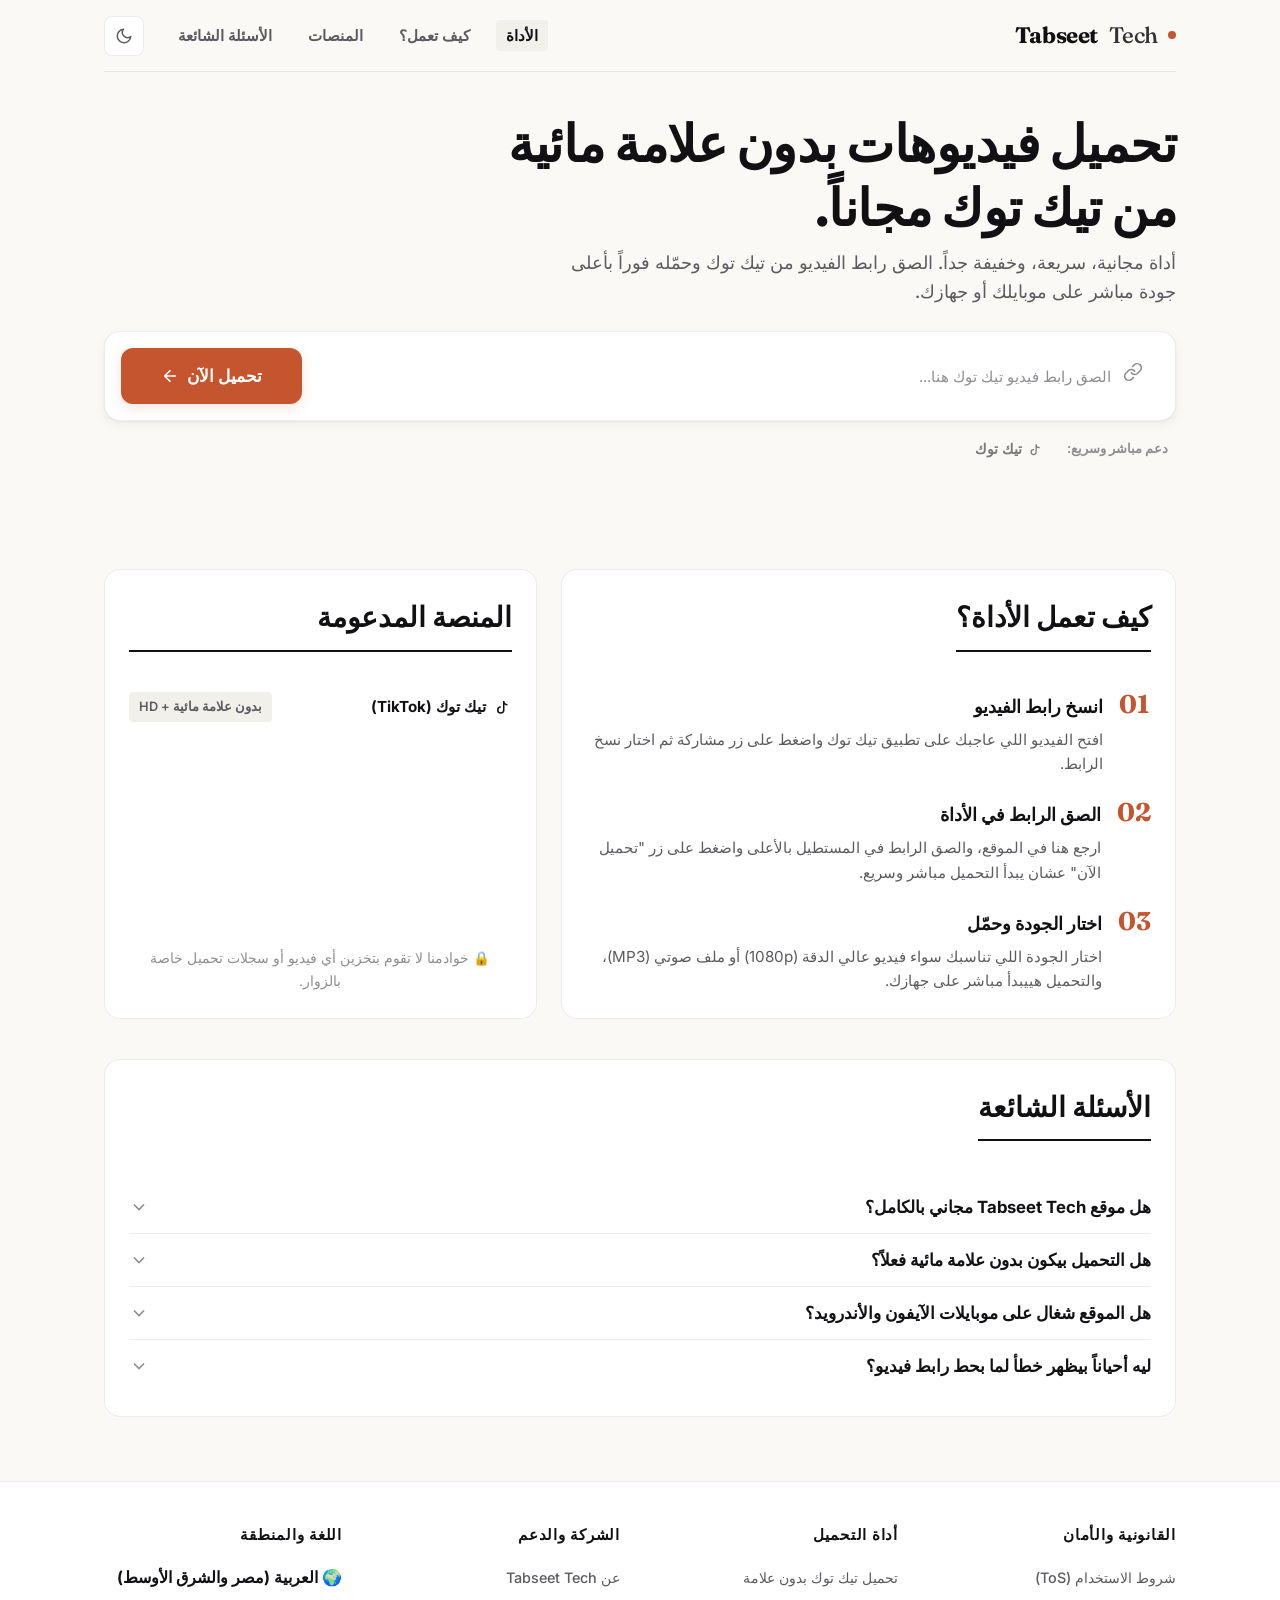
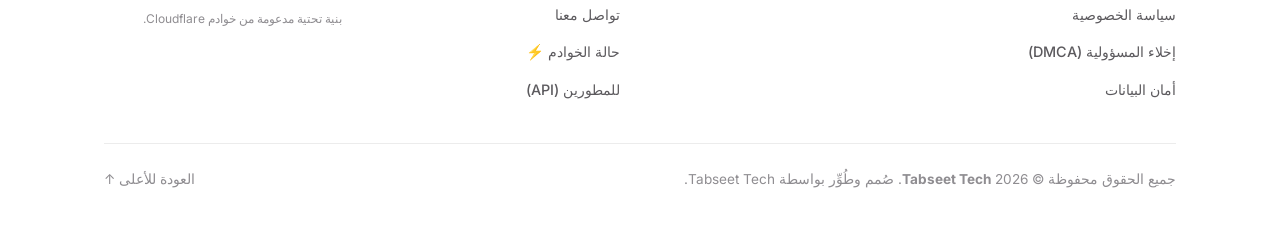
<file: index.html>
<!DOCTYPE html>
<html lang="ar" dir="rtl" data-theme="light">
<head>
    <meta charset="UTF-8">
    <meta name="viewport" content="width=device-width, initial-scale=1.0, maximum-scale=5.0">
    <meta name="theme-color" content="#FAF9F6" id="theme-color-meta">
    <meta name="robots" content="index, follow">

    <!-- Optimized Title Tag (59 chars) for maximum Google SERP CTR & beating ssstik.io -->
    <title>تحميل فيديوهات بدون علامة مائية (تيك توك) | Tabseet</title>
    <!-- Optimized Meta Description (152 chars) per claude-seo guidelines -->
    <meta name="description" content="حمّل أي فيديو من تيك توك بجودة عالية وبدون علامة مائية. أداة مجانية، سريعة، وسهلة الاستخدام مباشر على موبايلك أو جهازك.">

    <link rel="canonical" href="https://tabseet-tech.pages.dev/">

    <!-- Preconnect for Performance -->
    <link rel="preconnect" href="https://fonts.googleapis.com">
    <link rel="preconnect" href="https://fonts.gstatic.com" crossorigin>
    <link rel="preconnect" href="https://challenges.cloudflare.com">

    <!-- Favicon & Touch Icons (Logo reserved for tabs, search & share) -->
            <link rel="icon" href="./favicon.ico" sizes="any">
    <link rel="icon" href="./favicon-48.png" sizes="48x48" type="image/png">
    <link rel="icon" href="./icon-192.png" type="image/png">
    <link rel="apple-touch-icon" href="./apple-touch-icon.png">
    <link rel="manifest" href="./manifest.json">
    <link rel="alternate" type="text/plain" href="/llms.txt" title="AI Context">

    <!-- Open Graph / Social Sharing -->
    <meta property="og:type" content="website">
    <meta property="og:locale" content="ar_AR">
    <meta property="og:site_name" content="Tabseet Tech">
    <meta property="og:url" content="https://tabseet-tech.pages.dev/">
    <meta property="og:title" content="تحميل فيديوهات تيك توك بدون علامة مائية | Tabseet Tech">
    <meta property="og:description" content="أسهل وأسرع أداة مجانية لتحميل الفيديوهات من تيك توك بجودة عالية وبدون علامة مائية.">
    <meta property="og:image" content="https://tabseet-tech.pages.dev/og-image.jpg?v=2">
    <meta property="og:image:width" content="1200">
    <meta property="og:image:height" content="630">
    <meta name="twitter:card" content="summary_large_image">
    <meta name="twitter:title" content="تحميل فيديوهات تيك توك بدون علامة مائية | Tabseet Tech">
    <meta name="twitter:description" content="حمّل أي فيديو من تيك توك بجودة عالية وبدون علامة مائية. أداة مجانية وسريعة.">
    <meta name="twitter:image" content="https://tabseet-tech.pages.dev/og-image.jpg?v=2">

    <!-- Enterprise Schema.org Graph: Organization, WebSite, WebPage, SoftwareApplication & FAQPage -->
    <script type="application/ld+json">
    {
      "@context": "https://schema.org",
      "@graph": [
        {
          "@type": "Organization",
          "@id": "https://tabseet-tech.pages.dev/#organization",
          "name": "Tabseet Tech",
          "url": "https://tabseet-tech.pages.dev/",
          "logo": {
            "@type": "ImageObject",
            "url": "https://tabseet-tech.pages.dev/logo-1200.png",
            "width": 1200,
            "height": 1200
          }
        },
        {
          "@type": "WebSite",
          "@id": "https://tabseet-tech.pages.dev/#website",
          "url": "https://tabseet-tech.pages.dev/",
          "name": "Tabseet Tech",
          "alternateName": ["تبسيط تك", "Tabseet"],
          "description": "أداة تحميل الفيديوهات الذكية والسريعة بدون علامة مائية",
          "publisher": { "@id": "https://tabseet-tech.pages.dev/#organization" },
          "inLanguage": "ar"
        },
        {
          "@type": "WebPage",
          "@id": "https://tabseet-tech.pages.dev/#webpage",
          "url": "https://tabseet-tech.pages.dev/",
          "name": "Tabseet Tech | تحميل فيديو تيك توك بدون علامة مائية",
          "description": "حمّل أي فيديو من تيك توك بجودة عالية وبدون علامة مائية.",
          "isPartOf": { "@id": "https://tabseet-tech.pages.dev/#website" },
          "about": { "@id": "https://tabseet-tech.pages.dev/#software" },
          "inLanguage": "ar"
        },
        {
          "@type": "SoftwareApplication",
          "@id": "https://tabseet-tech.pages.dev/#software",
          "name": "Tabseet Tech Video Downloader",
          "applicationCategory": "MultimediaApplication",
          "operatingSystem": "Web, Android, iOS, Windows, macOS",
          "offers": {
            "@type": "Offer",
            "price": "0",
            "priceCurrency": "USD"
          },
          "description": "أداة عربية سريعة وخفيفة لتحميل فيديوهات تيك توك بدون علامة مائية وبأعلى جودة مباشر عبر المتصفح.",
          "author": { "@id": "https://tabseet-tech.pages.dev/#organization" },
          "featureList": "تحميل تيك توك بدون علامة مائية, تحميل بصيغة MP3, جودة Full HD, سرعة فائقة عبر خوادم الحافة"
        },
        {
          "@type": "HowTo",
          "@id": "https://tabseet-tech.pages.dev/#howto",
          "name": "كيفية تحميل فيديوهات تيك توك بدون علامة مائية",
          "description": "خطوات بسيطة لتحميل أي فيديو من تيك توك بدون العلامة المائية باستخدام أداة تبسيط تك.",
          "step": [
            {
              "@type": "HowToStep",
              "text": "افتح تطبيق تيك توك وانسخ رابط الفيديو الذي تريد تحميله عبر زر المشاركة."
            },
            {
              "@type": "HowToStep",
              "text": "الصق الرابط في حقل الإدخال في أعلى الصفحة بموقع تبسيط تك."
            },
            {
              "@type": "HowToStep",
              "text": "اضغط على زر التحميل، واختر الجودة المطلوبة (MP4 أو MP3) وسيبدأ التحميل فوراً."
            }
          ]
        },
        {
          "@type": "FAQPage",
          "@id": "https://tabseet-tech.pages.dev/#faqpage",
          "mainEntity": [
            {
              "@type": "Question",
              "name": "هل موقع Tabseet Tech مجاني بالكامل؟",
              "acceptedAnswer": {
                "@type": "Answer",
                "text": "أيوة، الموقع مجاني 100% ومش محتاج تسجل حساب أو تدفع أي رسوم، وتقدر تحمّل أي عدد من الفيديوهات بدون قيود."
              }
            },
            {
              "@type": "Question",
              "name": "هل التحميل بيكون بدون علامة مائية فعلاً؟",
              "acceptedAnswer": {
                "@type": "Answer",
                "text": "بكل تأكيد! السيرفرات بتاعتنا بتسحب الفيديو الأصلي مباشرة من تيك توك من غير أي شعارات أو علامات مائية مزعجة."
              }
            },
            {
              "@type": "Question",
              "name": "هل الموقع شغال على موبايلات الآيفون والأندرويد؟",
              "acceptedAnswer": {
                "@type": "Answer",
                "text": "أيوة، الموقع متوافق تماماً وسريع جداً على كل المتصفحات في موبايلات الآيفون (Safari) والأندرويد (Chrome)، وتقدر كمان تضيفه للشاشة الرئيسية عندك كأنه تطبيق سريع."
              }
            },
            {
              "@type": "Question",
              "name": "ليه أحياناً بيظهر خطأ لما بحط رابط فيديو؟",
              "acceptedAnswer": {
                "@type": "Answer",
                "text": "ده غالباً بيحصل لو الفيديو معمول خاص (Private) من صاحبه، أو اتحذف من المنصة، أو الرابط اتنسخ ناقص. اتأكد إن الفيديو متاح للعامة وجرب تاني."
              }
            }
          ]
        }
      ]
    }
    </script>

    <link rel="stylesheet" href="style.css">

</head>
<body>
    <div class="site-wrapper">
        <!-- 1. Header (Minimal Wordmark Logo with explicit LTR isolation to prevent flipping in RTL) -->
        <header class="site-header">
            <a href="/" class="brand-wordmark" aria-label="Tabseet Tech الصفحة الرئيسية" dir="ltr">
                <span>Tabseet</span><span style="font-weight: 500; opacity: 0.85; margin-left: 5px;">Tech</span>
                <span class="accent-dot" aria-hidden="true" style="margin-left: 4px;"></span>
            </a>

            <div class="header-actions">
                <nav aria-label="التنقل الرئيسي">
                    <ul class="nav-list">
                        <li><a href="/" class="nav-link active">الأداة</a></li>
                        <li><a href="#how-it-works" class="nav-link">كيف تعمل؟</a></li>
                        <li><a href="#platforms" class="nav-link">المنصات</a></li>
                        <li><a href="#faq" class="nav-link">الأسئلة الشائعة</a></li>
                    </ul>
                </nav>

                <button type="button" id="theme-toggle-btn" class="theme-toggle" aria-label="تبديل مظهر الموقع (نهاري / ليلي)" title="تبديل الوضع">
                    <svg id="icon-moon" width="18" height="18" viewBox="0 0 24 24" fill="none" stroke="currentColor" stroke-width="2" stroke-linecap="round" stroke-linejoin="round"><path d="M21 12.79A9 9 0 1 1 11.21 3 7 7 0 0 0 21 12.79z"></path></svg>
                    <svg id="icon-sun" class="visually-hidden" width="18" height="18" viewBox="0 0 24 24" fill="none" stroke="currentColor" stroke-width="2" stroke-linecap="round" stroke-linejoin="round"><circle cx="12" cy="12" r="5"></circle><line x1="12" y1="1" x2="12" y2="3"></line><line x1="12" y1="21" x2="12" y2="23"></line><line x1="4.22" y1="4.22" x2="5.64" y2="5.64"></line><line x1="18.36" y1="18.36" x2="19.78" y2="19.78"></line><line x1="1" y1="12" x2="3" y2="12"></line><line x1="21" y1="12" x2="23" y2="12"></line><line x1="4.22" y1="19.78" x2="5.64" y2="18.36"></line><line x1="18.36" y1="5.64" x2="19.78" y2="4.22"></line></svg>
                </button>
            </div>
        </header>

        <!-- 2. Tool Section (Tool-First Interface without bloated hero banner) -->
        <main>
            <section class="tool-section" aria-labelledby="main-heading">
                <div class="tool-header-grid">
                    <h1 id="main-heading" class="editorial-title">تحميل فيديوهات بدون علامة مائية<br>من تيك توك مجاناً.</h1>
                    <p class="editorial-subtitle">أداة مجانية، سريعة، وخفيفة جداً. الصق رابط الفيديو من تيك توك وحمّله فوراً بأعلى جودة مباشر على موبايلك أو جهازك.</p>
                </div>

                <!-- Tool Input Card -->
                <div class="tool-interface-card">
                    <form id="downloader-form" class="url-input-group" novalidate>
                        <div class="url-input-wrapper">
                            <span class="input-icon" aria-hidden="true">
                                <svg width="20" height="20" viewBox="0 0 24 24" fill="none" stroke="currentColor" stroke-width="2" stroke-linecap="round" stroke-linejoin="round"><path d="M10 13a5 5 0 0 0 7.54.54l3-3a5 5 0 0 0-7.07-7.07l-1.72 1.71"></path><path d="M14 11a5 5 0 0 0-7.54-.54l-3 3a5 5 0 0 0 7.07 7.07l1.71-1.71"></path></svg>
                            </span>
                            <input type="url" id="video-url-input" class="url-input" placeholder="الصق رابط فيديو تيك توك هنا..." required autocomplete="off" spellcheck="false" aria-label="رابط الفيديو المراد تحميله">
                        </div>
                        <button type="submit" id="fetch-btn" class="btn-fetch" aria-label="بدء تحميل الفيديو">
                            <span>تحميل الآن</span>
                            <svg width="18" height="18" viewBox="0 0 24 24" fill="none" stroke="currentColor" stroke-width="2.2" stroke-linecap="round" stroke-linejoin="round"><line x1="5" y1="12" x2="19" y2="12"></line><polyline points="12 5 5 12 12 19"></polyline></svg>
                        </button>
                    </form>

                </div>

                <!-- Monochrome Subtle Marks -->
                <div class="platform-marks" aria-label="المنصة المدعومة">
                    <span class="platform-marks-label">دعم مباشر وسريع:</span>
                    <div class="mark-list">
                        <span class="mark-item">
                            <svg width="15" height="15" viewBox="0 0 24 24" fill="none" stroke="currentColor" stroke-width="2" stroke-linecap="round" stroke-linejoin="round"><path d="M9 12a4 4 0 1 0 4 4V4a5 5 0 0 0 5 5"></path></svg>
                            تيك توك
                        </span>
                    </div>
                </div>

                <!-- 3. Dynamic Interaction Area (Loading, Error & Asymmetric Bento Results) -->
                <div class="interaction-area" aria-live="polite">
                    <!-- State 1: Loading -->
                    <div id="state-loading" class="state-panel" role="status">
                        <div class="loading-card">
                            <svg class="spinner-svg" width="24" height="24" viewBox="0 0 24 24" fill="none" stroke="currentColor" stroke-width="2.5"><circle cx="12" cy="12" r="10" stroke-opacity="0.2"></circle><path d="M12 2a10 10 0 0 1 10 10"></path></svg>
                            <span class="loading-text">جاري معالجة الرابط وتجهيز الفيديو للتحميل المباشر...</span>
                        </div>
                    </div>

                    <!-- State 2: Error -->
                    <div id="state-error" class="state-panel" role="alert">
                        <div class="error-card">
                            <div class="error-content">
                                <svg width="20" height="20" viewBox="0 0 24 24" fill="none" stroke="currentColor" stroke-width="2" stroke-linecap="round" stroke-linejoin="round"><circle cx="12" cy="12" r="10"></circle><line x1="12" y1="8" x2="12" y2="12"></line><line x1="12" y1="16" x2="12.01" y2="16"></line></svg>
                                <span id="error-message">عفواً، الرابط غير صحيح أو الفيديو خاص وغير متاح للعامة.</span>
                            </div>
                            <button type="button" id="retry-btn" class="btn-retry">حاول مجدداً</button>
                        </div>
                    </div>

                    <!-- State 3: Asymmetric Bento Results Panel -->
                    <div id="state-results" class="state-panel">
                        <div class="bento-results-grid">
                            <!-- Bento Block 1: Thumbnail & Metadata (Span 7) -->
                            <div class="bento-block-meta">
                                <div class="thumb-wrapper">
                                    <div class="thumb-placeholder" id="video-thumb">
                                        <svg width="28" height="28" viewBox="0 0 24 24" fill="none" stroke="currentColor" stroke-width="1.5"><rect x="2" y="2" width="20" height="20" rx="2.18" ry="2.18"></rect><line x1="7" y1="2" x2="7" y2="22"></line><line x1="17" y1="2" x2="17" y2="22"></line><line x1="2" y1="12" x2="22" y2="12"></line><line x1="2" y1="7" x2="7" y2="7"></line><line x1="2" y1="17" x2="7" y2="17"></line><line x1="17" y1="17" x2="22" y2="17"></line><line x1="17" y1="7" x2="22" y2="7"></line></svg>
                                        <span>معاينة الفيديو</span>
                                    </div>
                                    <span class="duration-badge" id="video-duration">00:45</span>
                                </div>
                                <div class="meta-info">
                                    <h3 class="video-title" id="video-title">فيديو تيك توك جاهز للتحميل - جودة أصلية فائقة وبدون أي علامة مائية</h3>
                                    <span class="video-source-tag">
                                        <svg width="14" height="14" viewBox="0 0 24 24" fill="none" stroke="currentColor" stroke-width="2"><path d="M9 12a4 4 0 1 0 4 4V4a5 5 0 0 0 5 5"></path></svg>
                                        <span id="video-platform-name">TikTok HD</span>
                                    </span>
                                </div>
                            </div>

                            <!-- Bento Block 2: Quality Segmented Control (Span 5) -->
                            <div class="bento-block-format">
                                <div class="format-label">اختار الصيغة والجودة:</div>
                                <div class="segmented-control" role="radiogroup" aria-label="اختيار صيغة وجودة الملف">
                                    <button type="button" class="segment-btn active" role="radio" aria-checked="true" data-format="mp4-hd">MP4 (1080p)</button>
                                    <button type="button" class="segment-btn" role="radio" aria-checked="false" data-format="mp4-sd">MP4 (720p)</button>
                                    <button type="button" class="segment-btn" role="radio" aria-checked="false" data-format="mp3">صوت (MP3)</button>
                                </div>
                                <div style="font-size: 0.8rem; color: var(--text-muted); margin-top: 6px;">
                                    ⚡ تحميل مباشر بسرعة صاروخية وبدون إعادة ترميز.
                                </div>
                            </div>

                            <!-- Bento Block 3: Primary Download CTA + Secondary QR Handoff (Span 12) -->
                            <div class="bento-block-action">
                                <div class="action-main">
                                    <a href="https://www.w3schools.com/html/mov_bbb.mp4" id="primary-download-link" class="btn-download-primary" target="_blank" rel="noopener" download="tabseet-video-1080p.mp4">
                                        <svg width="22" height="22" viewBox="0 0 24 24" fill="none" stroke="currentColor" stroke-width="2.5" stroke-linecap="round" stroke-linejoin="round"><path d="M21 15v4a2 2 0 0 1-2 2H5a2 2 0 0 1-2-2v-4"></path><polyline points="7 10 12 15 17 10"></polyline><line x1="12" y1="15" x2="12" y2="3"></line></svg>
                                        <span id="download-btn-text">حمّل الملف الآن - MP4 (1080p)</span>
                                    </a>
                                </div>

                                <div class="qr-handoff-box" title="امسح الرمز بكاميرا موبايلك لنقل التحميل">
                                    <svg class="qr-code-svg" viewBox="0 0 24 24" fill="currentColor" aria-hidden="true">
                                        <path d="M3 3h6v6H3V3zm2 2v2h2V5H5zm8-2h6v6h-6V3zm2 2v2h2V5h-2zM3 15h6v6H3v-6zm2 2v2h2v-2H5zm13-2h1v2h-1v-2zm-3 0h2v1h-2v-1zm3 3h2v3h-1v-1h-1v-2zm-3 1h2v1h-2v-1zm-2-2h1v1h-1v-1zm0 3h1v2h-1v-2zm-2-1h1v1h-1v-1v-1z"/>
                                    </svg>
                                    <div class="qr-text">
                                        <strong>تحميل للموبايل؟</strong>
                                        امسح الرمز بكاميرتك لنقل الملف لهاتفك فوراً.
                                    </div>
                                </div>
                            </div>
                        </div>
                    </div>
                </div>
            </section>

            <!-- 4. SEO & Features Section (Functional Asymmetric Grid with H1 -> H2 -> H3 logical hierarchy) -->
            <section class="editorial-grid-section">
                <div id="how-it-works" class="editorial-grid" style="margin-bottom: var(--space-lg);">
                    <!-- Block 1: How It Works (Span 7) -->
                    <div class="seo-block-steps">
                        <h2 class="section-heading-minimal">كيف تعمل الأداة؟</h2>
                        <div class="step-list">
                            <div class="step-item">
                                <span class="step-number">01</span>
                                <div class="step-content">
                                    <h3>انسخ رابط الفيديو</h3>
                                    <p>افتح الفيديو اللي عاجبك على تطبيق تيك توك واضغط على زر مشاركة ثم اختار نسخ الرابط.</p>
                                </div>
                            </div>
                            <div class="step-item">
                                <span class="step-number">02</span>
                                <div class="step-content">
                                    <h3>الصق الرابط في الأداة</h3>
                                    <p>ارجع هنا في الموقع، والصق الرابط في المستطيل بالأعلى واضغط على زر "تحميل الآن" عشان يبدأ التحميل مباشر وسريع.</p>
                                </div>
                            </div>
                            <div class="step-item">
                                <span class="step-number">03</span>
                                <div class="step-content">
                                    <h3>اختار الجودة وحمّل</h3>
                                    <p>اختار الجودة اللي تناسبك سواء فيديو عالي الدقة (1080p) أو ملف صوتي (MP3)، والتحميل هييبدأ مباشر على جهازك.</p>
                                </div>
                            </div>
                        </div>
                    </div>

                    <!-- Block 2: Supported Platforms List (Span 5) -->
                    <div id="platforms" class="seo-block-platforms">
                        <h2 class="section-heading-minimal">المنصة المدعومة</h2>
                        <ul class="platform-detail-list">
                            <li class="platform-detail-item">
                                <span class="platform-name">
                                    <svg width="18" height="18" viewBox="0 0 24 24" fill="none" stroke="currentColor" stroke-width="2"><path d="M9 12a4 4 0 1 0 4 4V4a5 5 0 0 0 5 5"></path></svg>
                                    تيك توك (TikTok)
                                </span>
                                <span class="platform-tag">بدون علامة مائية + HD</span>
                            </li>
                        </ul>
                        <div style="margin-top: auto; padding-top: var(--space-sm); font-size: 0.85rem; color: var(--text-muted); text-align: center;">
                            🔒 خوادمنا لا تقوم بتخزين أي فيديو أو سجلات تحميل خاصة بالزوار.
                        </div>
                    </div>
                </div>

                <!-- Block 3: FAQ Accordion (Span 12) -->
                <div id="faq" class="editorial-grid">
                    <div class="seo-block-faq">
                        <h2 class="section-heading-minimal">الأسئلة الشائعة</h2>
                        <div class="faq-accordion">
                            <div class="faq-item">
                                <button type="button" class="faq-question" aria-expanded="false">
                                    <span>هل موقع Tabseet Tech مجاني بالكامل؟</span>
                                    <svg class="faq-icon" width="20" height="20" viewBox="0 0 24 24" fill="none" stroke="currentColor" stroke-width="2"><polyline points="6 9 12 15 18 9"></polyline></svg>
                                </button>
                                <div class="faq-answer">
                                    أيوة، الموقع مجاني 100% ومش محتاج تسجل حساب أو تدفع أي رسوم، وتقدر تحمّل أي عدد من الفيديوهات بدون قيود.
                                </div>
                            </div>
                            <div class="faq-item">
                                <button type="button" class="faq-question" aria-expanded="false">
                                    <span>هل التحميل بيكون بدون علامة مائية فعلاً؟</span>
                                    <svg class="faq-icon" width="20" height="20" viewBox="0 0 24 24" fill="none" stroke="currentColor" stroke-width="2"><polyline points="6 9 12 15 18 9"></polyline></svg>
                                </button>
                                <div class="faq-answer">
                                    بكل تأكيد! السيرفرات بتاعتنا بتسحب الفيديو الأصلي مباشرة من تيك توك من غير أي شعارات أو علامات مائية مزعجة.
                                </div>
                            </div>
                            <div class="faq-item">
                                <button type="button" class="faq-question" aria-expanded="false">
                                    <span>هل الموقع شغال على موبايلات الآيفون والأندرويد؟</span>
                                    <svg class="faq-icon" width="20" height="20" viewBox="0 0 24 24" fill="none" stroke="currentColor" stroke-width="2"><polyline points="6 9 12 15 18 9"></polyline></svg>
                                </button>
                                <div class="faq-answer">
                                    أيوة، الموقع متوافق تماماً وسريع جداً على كل المتصفحات في موبايلات الآيفون (Safari) والأندرويد (Chrome)، وتقدر كمان تضيفه للشاشة الرئيسية عندك كأنه تطبيق سريع.
                                </div>
                            </div>
                            <div class="faq-item">
                                <button type="button" class="faq-question" aria-expanded="false">
                                    <span>ليه أحياناً بيظهر خطأ لما بحط رابط فيديو؟</span>
                                    <svg class="faq-icon" width="20" height="20" viewBox="0 0 24 24" fill="none" stroke="currentColor" stroke-width="2"><polyline points="6 9 12 15 18 9"></polyline></svg>
                                </button>
                                <div class="faq-answer">
                                    ده غالباً بيحصل لو الفيديو معمول خاص (Private) من صاحبه، أو اتحذف من المنصة، أو الرابط اتنسخ ناقص. اتأكد إن الفيديو متاح للعامة وجرب تاني.
                                </div>
                            </div>
                        </div>
                    </div>
                </div>
            </section>
        </main>
    </div>

    <!-- 5. Footer (4-Column Compact Editorial Layout with H3 to preserve strict heading hierarchy) -->
    <footer class="site-footer">
        <div class="site-wrapper">
            <div class="footer-grid">
                <div class="footer-col">
                    <h3>القانونية والأمان</h3>
                    <ul class="footer-links">
                        <li><a href="tos.html">شروط الاستخدام (ToS)</a></li>
                        <li><a href="privacy.html">سياسة الخصوصية</a></li>
                        <li><a href="dmca.html">إخلاء المسؤولية (DMCA)</a></li>
                        <li><a href="security.html">أمان البيانات</a></li>
                    </ul>
                </div>
                <div class="footer-col">
                    <h3>أداة التحميل</h3>
                    <ul class="footer-links">
                        <li><a href="/">تحميل تيك توك بدون علامة</a></li>
                    </ul>
                </div>
                <div class="footer-col">
                    <h3>الشركة والدعم</h3>
                    <ul class="footer-links">
                        <li><a href="about.html">عن Tabseet Tech</a></li>
                        <li><a href="contact.html">تواصل معنا</a></li>
                        <li><a href="status.html">حالة الخوادم ⚡</a></li>
                        <li><a href="api-docs.html">للمطورين (API)</a></li>
                    </ul>
                </div>
                <div class="footer-col">
                    <h3>اللغة والمنطقة</h3>
                    <ul class="footer-links">
                        <li><span style="color: var(--text-primary); font-weight: 700;">🌍 العربية (مصر والشرق الأوسط)</span></li>
                        <li style="margin-top: 8px; font-size: 0.75rem; color: var(--text-muted);">بنية تحتية مدعومة من خوادم Cloudflare.</li>
                    </ul>
                </div>
            </div>

            <div class="footer-bottom">
                <div>جميع الحقوق محفوظة &copy; 2026 <strong>Tabseet Tech</strong>. صُمم وطُوِّر بواسطة Tabseet Tech.</div>
                <div style="display: flex; gap: 16px;">
                    <a href="#main-heading">العودة للأعلى &uarr;</a>
                </div>
            </div>
        </div>
    </footer>

    <!-- Interactive Logic & State Control -->
    <script src="app.js" defer></script>
</body>
</html>
</file>
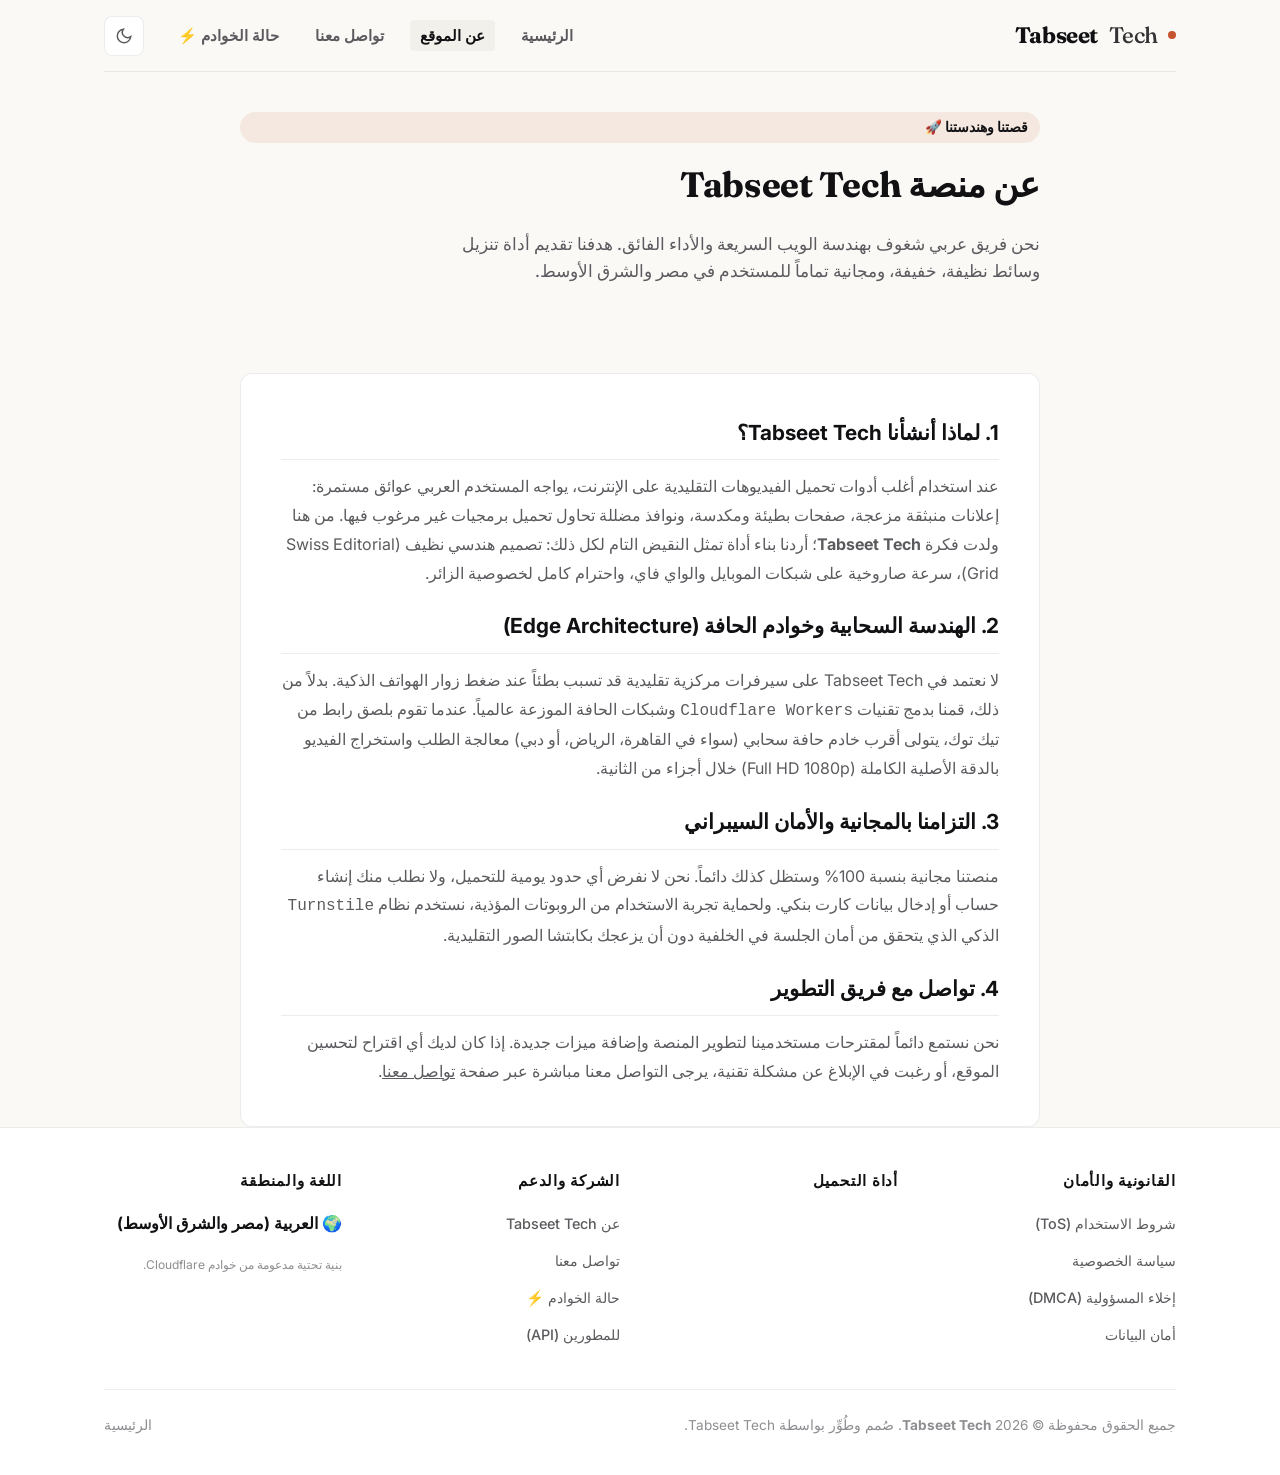
<file: about.html>
<!DOCTYPE html>
<html lang="ar" dir="rtl" data-theme="light">
<head>
    <meta charset="UTF-8">
    <meta name="viewport" content="width=device-width, initial-scale=1.0, maximum-scale=5.0">
    <meta name="theme-color" content="#FAF9F6" id="theme-color-meta">
    <meta name="robots" content="index, follow">

    <title>عن Tabseet Tech | أداة تحميل الفيديوهات السريعة</title>
    <meta name="description" content="تعرف على قصة وهندسة موقع Tabseet Tech. أداة عربية سحابية خفيفة وسريعة لتحميل الفيديوهات بدون علامات مائية وبدون إعلانات مزعجة.">

    <link rel="canonical" href="https://tabseet-tech.pages.dev/about.html">

    <link rel="preconnect" href="https://fonts.googleapis.com">
    <link rel="preconnect" href="https://fonts.gstatic.com" crossorigin>

        <link rel="icon" href="./favicon.ico" sizes="any">
    <link rel="icon" href="./favicon-48.png" sizes="48x48" type="image/png">
    <link rel="icon" href="./icon-192.png" type="image/png">
    <link rel="apple-touch-icon" href="./apple-touch-icon.png">
    <link rel="manifest" href="./manifest.json"><link rel="stylesheet" href="style.css">
</head>
<body>
    <div class="site-wrapper">
        <header class="site-header">
            <a href="/" class="brand-wordmark" aria-label="Tabseet Tech الصفحة الرئيسية" dir="ltr">
                <span>Tabseet</span><span style="font-weight: 500; opacity: 0.85; margin-left: 5px;">Tech</span>
                <span class="accent-dot" aria-hidden="true" style="margin-left: 4px;"></span>
            </a>
            <div class="header-actions">
                <nav aria-label="التنقل الرئيسي">
                    <ul class="nav-list">
                        <li><a href="/" class="nav-link">الرئيسية</a></li>
                        <li><a href="about.html" class="nav-link active">عن الموقع</a></li>
                        <li><a href="contact.html" class="nav-link">تواصل معنا</a></li>
                        <li><a href="status.html" class="nav-link">حالة الخوادم ⚡</a></li>
                    </ul>
                </nav>
                <button type="button" id="theme-toggle-btn" class="theme-toggle" aria-label="تبديل مظهر الموقع">
                    <svg id="icon-moon" width="18" height="18" viewBox="0 0 24 24" fill="none" stroke="currentColor" stroke-width="2"><path d="M21 12.79A9 9 0 1 1 11.21 3 7 7 0 0 0 21 12.79z"></path></svg>
                    <svg id="icon-sun" class="visually-hidden" width="18" height="18" viewBox="0 0 24 24" fill="none" stroke="currentColor" stroke-width="2"><circle cx="12" cy="12" r="5"></circle><line x1="12" y1="1" x2="12" y2="3"></line><line x1="12" y1="21" x2="12" y2="23"></line><line x1="4.22" y1="4.22" x2="5.64" y2="5.64"></line><line x1="18.36" y1="18.36" x2="19.78" y2="19.78"></line><line x1="1" y1="12" x2="3" y2="12"></line><line x1="21" y1="12" x2="23" y2="12"></line><line x1="4.22" y1="19.78" x2="5.64" y2="18.36"></line><line x1="18.36" y1="5.64" x2="19.78" y2="4.22"></line></svg>
                </button>
            </div>
        </header>

        <main>
            <section class="tool-section" style="padding-bottom: var(--space-md);">
                <div class="tool-header-grid" style="max-width: 800px; margin: 0 auto; text-align: right;">
                    <span style="display: inline-block; padding: 4px 12px; background: rgba(196, 85, 47, 0.1); color: var(--accent-primary); border-radius: 99px; font-weight: 700; font-size: 0.85rem; margin-bottom: 12px;">قصتنا وهندستنا 🚀</span>
                    <h1 class="editorial-title" style="font-size: 2.2rem; margin-bottom: 16px;">عن منصة Tabseet Tech</h1>
                    <p class="editorial-subtitle" style="font-size: 1.05rem;">نحن فريق عربي شغوف بهندسة الويب السريعة والأداء الفائق. هدفنا تقديم أداة تنزيل وسائط نظيفة، خفيفة، ومجانية تماماً للمستخدم في مصر والشرق الأوسط.</p>
                </div>
            </section>

            <section class="editorial-grid-section" style="max-width: 800px; margin: 0 auto; padding-top: 0;">
                <div class="legal-content-box" style="background: var(--bg-surface); padding: var(--space-lg); border-radius: 12px; border: 1px solid var(--border-color); color: var(--text-secondary); line-height: 1.8; font-size: 1rem;">
                    
                    <h2 style="color: var(--text-primary); font-size: 1.3rem; margin-bottom: 12px; border-bottom: 1px solid var(--border-color); padding-bottom: 8px;">1. لماذا أنشأنا Tabseet Tech؟</h2>
                    <p style="margin-bottom: 20px;">
                        عند استخدام أغلب أدوات تحميل الفيديوهات التقليدية على الإنترنت، يواجه المستخدم العربي عوائق مستمرة: إعلانات منبثقة مزعجة، صفحات بطيئة ومكدسة، ونوافذ مضللة تحاول تحميل برمجيات غير مرغوب فيها. من هنا ولدت فكرة <strong>Tabseet Tech</strong>؛ أردنا بناء أداة تمثل النقيض التام لكل ذلك: تصميم هندسي نظيف (Swiss Editorial Grid)، سرعة صاروخية على شبكات الموبايل والواي فاي، واحترام كامل لخصوصية الزائر.
                    </p>

                    <h2 style="color: var(--text-primary); font-size: 1.3rem; margin-bottom: 12px; border-bottom: 1px solid var(--border-color); padding-bottom: 8px;">2. الهندسة السحابية وخوادم الحافة (Edge Architecture)</h2>
                    <p style="margin-bottom: 20px;">
                        لا نعتمد في Tabseet Tech على سيرفرات مركزية تقليدية قد تسبب بطئاً عند ضغط زوار الهواتف الذكية. بدلاً من ذلك، قمنا بدمج تقنيات <code>Cloudflare Workers</code> وشبكات الحافة الموزعة عالمياً. عندما تقوم بلصق رابط من تيك توك، يتولى أقرب خادم حافة سحابي (سواء في القاهرة، الرياض، أو دبي) معالجة الطلب واستخراج الفيديو بالدقة الأصلية الكاملة (Full HD 1080p) خلال أجزاء من الثانية.
                    </p>

                    <h2 style="color: var(--text-primary); font-size: 1.3rem; margin-bottom: 12px; border-bottom: 1px solid var(--border-color); padding-bottom: 8px;">3. التزامنا بالمجانية والأمان السيبراني</h2>
                    <p style="margin-bottom: 20px;">
                        منصتنا مجانية بنسبة 100% وستظل كذلك دائماً. نحن لا نفرض أي حدود يومية للتحميل، ولا نطلب منك إنشاء حساب أو إدخال بيانات كارت بنكي. ولحماية تجربة الاستخدام من الروبوتات المؤذية، نستخدم نظام <code>Turnstile</code> الذكي الذي يتحقق من أمان الجلسة في الخلفية دون أن يزعجك بكابتشا الصور التقليدية.
                    </p>

                    <h2 style="color: var(--text-primary); font-size: 1.3rem; margin-bottom: 12px; border-bottom: 1px solid var(--border-color); padding-bottom: 8px;">4. تواصل مع فريق التطوير</h2>
                    <p style="margin-bottom: 0;">
                        نحن نستمع دائماً لمقترحات مستخدمينا لتطوير المنصة وإضافة ميزات جديدة. إذا كان لديك أي اقتراح لتحسين الموقع، أو رغبت في الإبلاغ عن مشكلة تقنية، يرجى التواصل معنا مباشرة عبر صفحة <a href="contact.html" style="color: var(--accent-primary); text-decoration: underline;">تواصل معنا</a>.
                    </p>
                </div>
            </section>
        </main>
    </div>

    <footer class="site-footer">
        <div class="site-wrapper">
            <div class="footer-grid">
                <div class="footer-col">
                    <h3>القانونية والأمان</h3>
                    <ul class="footer-links">
                        <li><a href="tos.html">شروط الاستخدام (ToS)</a></li>
                        <li><a href="privacy.html">سياسة الخصوصية</a></li>
                        <li><a href="dmca.html">إخلاء المسؤولية (DMCA)</a></li>
                        <li><a href="security.html">أمان البيانات</a></li>
                    </ul>
                </div>
                <div class="footer-col">
                    <h3>أداة التحميل</h3>
                    <ul class="footer-links">
                        
                                                                                            </ul>
                </div>
                <div class="footer-col">
                    <h3>الشركة والدعم</h3>
                    <ul class="footer-links">
                        <li><a href="about.html" class="active">عن Tabseet Tech</a></li>
                        <li><a href="contact.html">تواصل معنا</a></li>
                        <li><a href="status.html">حالة الخوادم ⚡</a></li>
                        <li><a href="api-docs.html">للمطورين (API)</a></li>
                    </ul>
                </div>
                <div class="footer-col">
                    <h3>اللغة والمنطقة</h3>
                    <ul class="footer-links">
                        <li><span style="color: var(--text-primary); font-weight: 700;">🌍 العربية (مصر والشرق الأوسط)</span></li>
                        <li style="margin-top: 8px; font-size: 0.75rem; color: var(--text-muted);">بنية تحتية مدعومة من خوادم Cloudflare.</li>
                    </ul>
                </div>
            </div>
            <div class="footer-bottom">
                <div>جميع الحقوق محفوظة &copy; 2026 <strong>Tabseet Tech</strong>. صُمم وطُوِّر بواسطة Tabseet Tech.</div>
                <div style="display: flex; gap: 16px;"><a href="/">الرئيسية</a></div>
            </div>
        </div>
    </footer>

    <script src="app.js" defer></script>
</body>
</html>
</file>
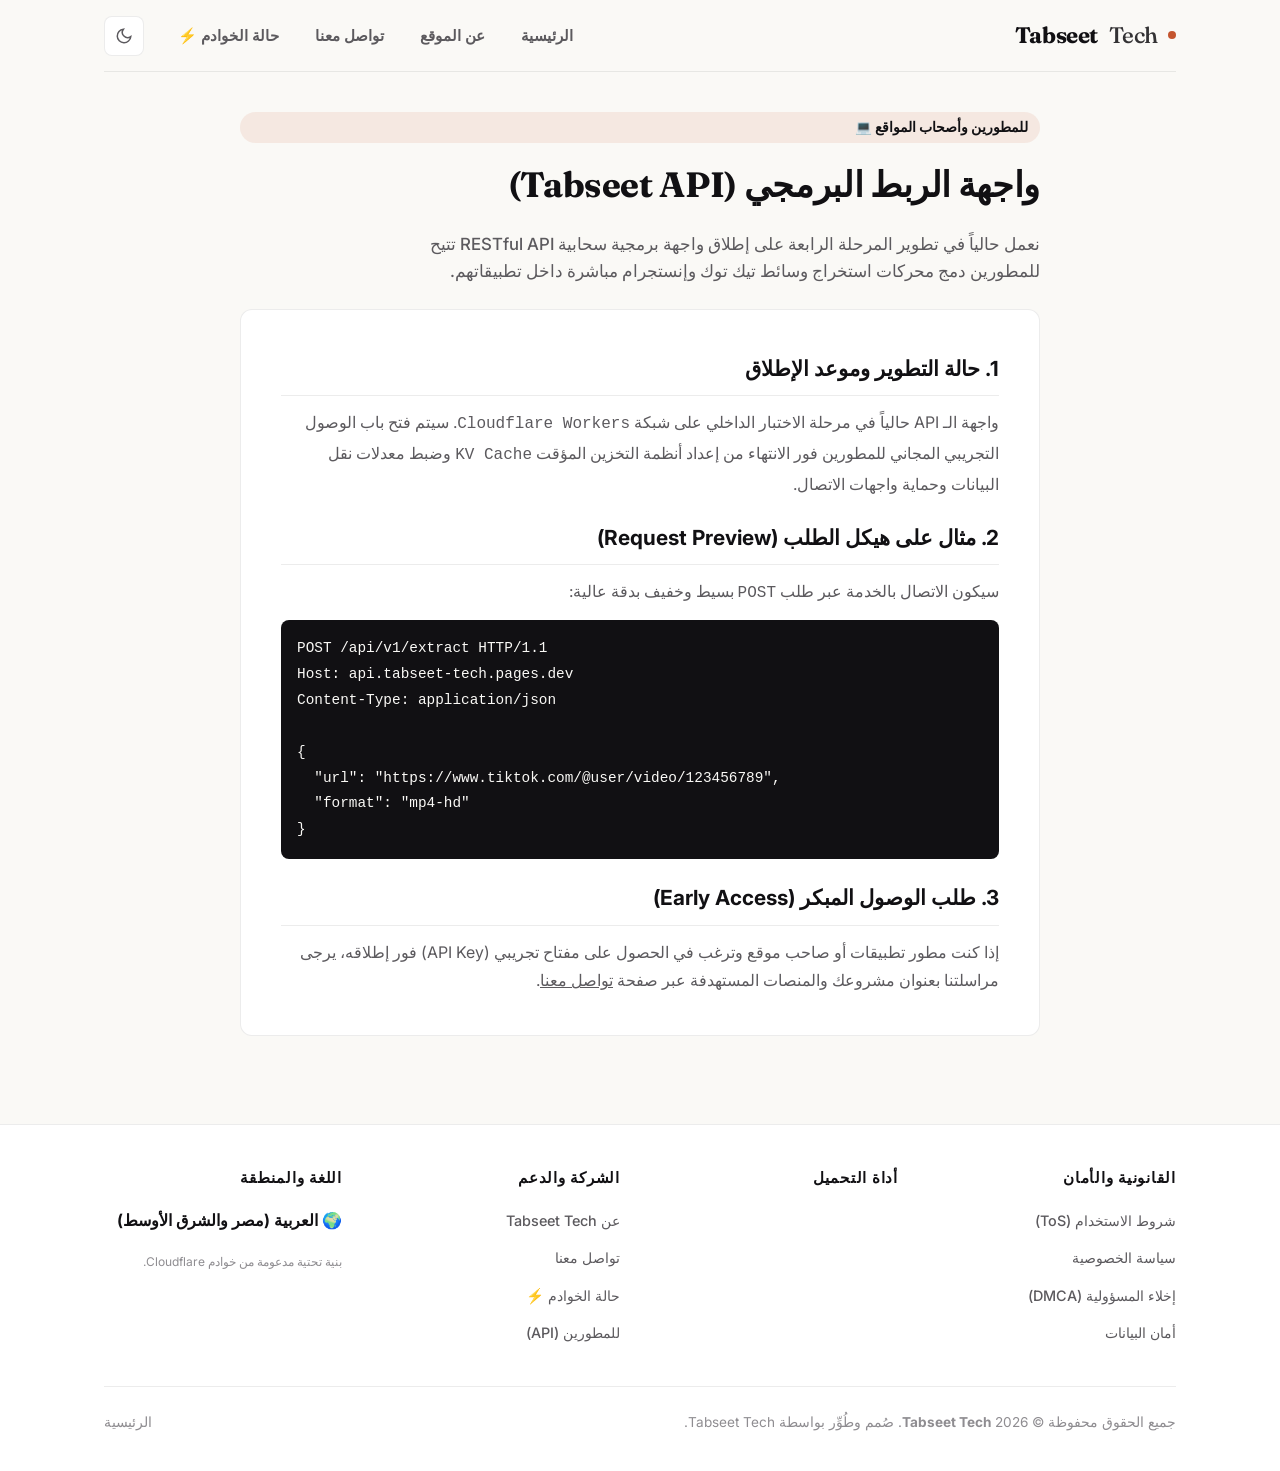
<file: api-docs.html>
<!DOCTYPE html>
<html lang="ar" dir="rtl" data-theme="light">
<head>
    <meta charset="UTF-8">
    <meta name="viewport" content="width=device-width, initial-scale=1.0, maximum-scale=5.0">
    <meta name="theme-color" content="#FAF9F6" id="theme-color-meta">
    <meta name="robots" content="index, follow">

    <title>للمطورين (API Docs) | واجهة الربط البرمجي - Tabseet Tech</title>
    <meta name="description" content="دليل المطورين لاستخدام واجهة الربط البرمجي API الخاصة بموقع Tabseet Tech لاستخراج الفيديوهات من السوشيال ميديا بسرعة عالية وسحابية.">

    <link rel="canonical" href="https://tabseet-tech.pages.dev/api-docs.html">

    <link rel="preconnect" href="https://fonts.googleapis.com">
    <link rel="preconnect" href="https://fonts.gstatic.com" crossorigin>

        <link rel="icon" href="./favicon.ico" sizes="any">
    <link rel="icon" href="./favicon-48.png" sizes="48x48" type="image/png">
    <link rel="icon" href="./icon-192.png" type="image/png">
    <link rel="apple-touch-icon" href="./apple-touch-icon.png">
    <link rel="manifest" href="./manifest.json"><link rel="stylesheet" href="style.css">
</head>
<body>
    <div class="site-wrapper">
        <header class="site-header">
            <a href="/" class="brand-wordmark" aria-label="Tabseet Tech الصفحة الرئيسية" dir="ltr">
                <span>Tabseet</span><span style="font-weight: 500; opacity: 0.85; margin-left: 5px;">Tech</span>
                <span class="accent-dot" aria-hidden="true" style="margin-left: 4px;"></span>
            </a>
            <div class="header-actions">
                <nav aria-label="التنقل الرئيسي">
                    <ul class="nav-list">
                        <li><a href="/" class="nav-link">الرئيسية</a></li>
                        <li><a href="about.html" class="nav-link">عن الموقع</a></li>
                        <li><a href="contact.html" class="nav-link">تواصل معنا</a></li>
                        <li><a href="status.html" class="nav-link">حالة الخوادم ⚡</a></li>
                    </ul>
                </nav>
                <button type="button" id="theme-toggle-btn" class="theme-toggle" aria-label="تبديل مظهر الموقع">
                    <svg id="icon-moon" width="18" height="18" viewBox="0 0 24 24" fill="none" stroke="currentColor" stroke-width="2"><path d="M21 12.79A9 9 0 1 1 11.21 3 7 7 0 0 0 21 12.79z"></path></svg>
                    <svg id="icon-sun" class="visually-hidden" width="18" height="18" viewBox="0 0 24 24" fill="none" stroke="currentColor" stroke-width="2"><circle cx="12" cy="12" r="5"></circle><line x1="12" y1="1" x2="12" y2="3"></line><line x1="12" y1="21" x2="12" y2="23"></line><line x1="4.22" y1="4.22" x2="5.64" y2="5.64"></line><line x1="18.36" y1="18.36" x2="19.78" y2="19.78"></line><line x1="1" y1="12" x2="3" y2="12"></line><line x1="21" y1="12" x2="23" y2="12"></line><line x1="4.22" y1="19.78" x2="5.64" y2="18.36"></line><line x1="18.36" y1="5.64" x2="19.78" y2="4.22"></line></svg>
                </button>
            </div>
        </header>

        <main>
            <section class="tool-section" style="padding-bottom: var(--space-md);">
                <div class="tool-header-grid" style="max-width: 800px; margin: 0 auto; text-align: right;">
                    <span style="display: inline-block; padding: 4px 12px; background: rgba(196, 85, 47, 0.1); color: var(--accent-primary); border-radius: 99px; font-weight: 700; font-size: 0.85rem; margin-bottom: 12px;">للمطورين وأصحاب المواقع 💻</span>
                    <h1 class="editorial-title" style="font-size: 2.2rem; margin-bottom: 16px;">واجهة الربط البرمجي (Tabseet API)</h1>
                    <p class="editorial-subtitle" style="font-size: 1.05rem;">نعمل حالياً في تطوير المرحلة الرابعة على إطلاق واجهة برمجية سحابية RESTful API تتيح للمطورين دمج محركات استخراج وسائط تيك توك  وإنستجرام مباشرة داخل تطبيقاتهم.</p>
                </div>

                <div class="legal-content-box" style="max-width: 800px; margin: 24px auto 0; background: var(--bg-surface); padding: var(--space-lg); border-radius: 12px; border: 1px solid var(--border-color); color: var(--text-secondary); line-height: 1.8; font-size: 1rem;">
                    <h2 style="color: var(--text-primary); font-size: 1.3rem; margin-bottom: 12px; border-bottom: 1px solid var(--border-color); padding-bottom: 8px;">1. حالة التطوير وموعد الإطلاق</h2>
                    <p style="margin-bottom: 20px;">
                        واجهة الـ API حالياً في مرحلة الاختبار الداخلي على شبكة <code>Cloudflare Workers</code>. سيتم فتح باب الوصول التجريبي المجاني للمطورين فور الانتهاء من إعداد أنظمة التخزين المؤقت <code>KV Cache</code> وضبط معدلات نقل البيانات وحماية واجهات الاتصال.
                    </p>

                    <h2 style="color: var(--text-primary); font-size: 1.3rem; margin-bottom: 12px; border-bottom: 1px solid var(--border-color); padding-bottom: 8px;">2. مثال على هيكل الطلب (Request Preview)</h2>
                    <p style="margin-bottom: 12px;">سيكون الاتصال بالخدمة عبر طلب <code>POST</code> بسيط وخفيف بدقة عالية:</p>
                    <pre style="background: #111013; color: #FAF9F6; padding: 16px; border-radius: 8px; overflow-x: auto; font-family: monospace; font-size: 0.9rem; direction: ltr; text-align: left; margin-bottom: 20px;">POST /api/v1/extract HTTP/1.1
Host: api.tabseet-tech.pages.dev
Content-Type: application/json

{
  "url": "https://www.tiktok.com/@user/video/123456789",
  "format": "mp4-hd"
}</pre>

                    <h2 style="color: var(--text-primary); font-size: 1.3rem; margin-bottom: 12px; border-bottom: 1px solid var(--border-color); padding-bottom: 8px;">3. طلب الوصول المبكر (Early Access)</h2>
                    <p style="margin-bottom: 0;">
                        إذا كنت مطور تطبيقات أو صاحب موقع وترغب في الحصول على مفتاح تجريبي (API Key) فور إطلاقه، يرجى مراسلتنا بعنوان مشروعك والمنصات المستهدفة عبر صفحة <a href="contact.html" style="color: var(--accent-primary); text-decoration: underline;">تواصل معنا</a>.
                    </p>
                </div>
            </section>
        </main>
    </div>

    <footer class="site-footer">
        <div class="site-wrapper">
            <div class="footer-grid">
                <div class="footer-col">
                    <h3>القانونية والأمان</h3>
                    <ul class="footer-links">
                        <li><a href="tos.html">شروط الاستخدام (ToS)</a></li>
                        <li><a href="privacy.html">سياسة الخصوصية</a></li>
                        <li><a href="dmca.html">إخلاء المسؤولية (DMCA)</a></li>
                        <li><a href="security.html">أمان البيانات</a></li>
                    </ul>
                </div>
                <div class="footer-col">
                    <h3>أداة التحميل</h3>
                    <ul class="footer-links">
                        
                                                                                            </ul>
                </div>
                <div class="footer-col">
                    <h3>الشركة والدعم</h3>
                    <ul class="footer-links">
                        <li><a href="about.html">عن Tabseet Tech</a></li>
                        <li><a href="contact.html">تواصل معنا</a></li>
                        <li><a href="status.html">حالة الخوادم ⚡</a></li>
                        <li><a href="api-docs.html" class="active">للمطورين (API)</a></li>
                    </ul>
                </div>
                <div class="footer-col">
                    <h3>اللغة والمنطقة</h3>
                    <ul class="footer-links">
                        <li><span style="color: var(--text-primary); font-weight: 700;">🌍 العربية (مصر والشرق الأوسط)</span></li>
                        <li style="margin-top: 8px; font-size: 0.75rem; color: var(--text-muted);">بنية تحتية مدعومة من خوادم Cloudflare.</li>
                    </ul>
                </div>
            </div>
            <div class="footer-bottom">
                <div>جميع الحقوق محفوظة &copy; 2026 <strong>Tabseet Tech</strong>. صُمم وطُوِّر بواسطة Tabseet Tech.</div>
                <div style="display: flex; gap: 16px;"><a href="/">الرئيسية</a></div>
            </div>
        </div>
    </footer>

    <script src="app.js" defer></script>
</body>
</html>
</file>
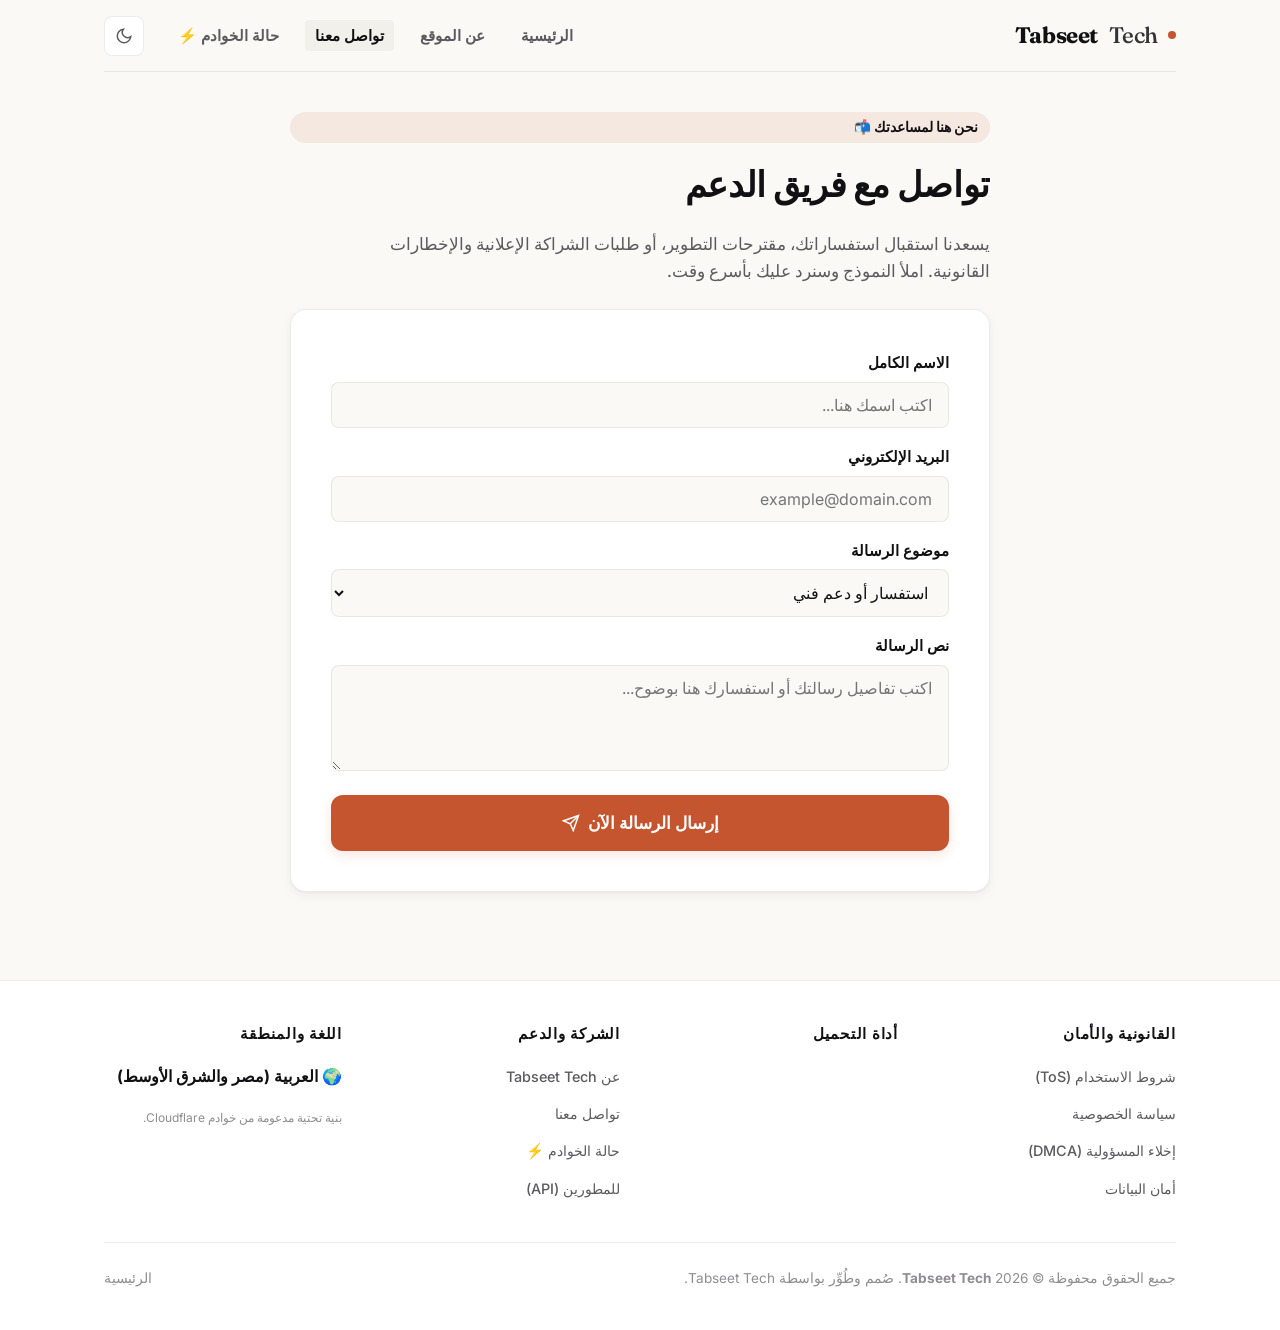
<file: contact.html>
<!DOCTYPE html>
<html lang="ar" dir="rtl" data-theme="light">
<head>
    <meta charset="UTF-8">
    <meta name="viewport" content="width=device-width, initial-scale=1.0, maximum-scale=5.0">
    <meta name="theme-color" content="#FAF9F6" id="theme-color-meta">
    <meta name="robots" content="index, follow">

    <title>تواصل معنا | دعم Tabseet Tech</title>
    <meta name="description" content="تواصل مع فريق الدعم الفني في Tabseet Tech للاستفسارات، الشراكات الإعلانية، أو الإبلاغ عن المشاكل التقنية واستفسارات حقوق النشر.">

    <link rel="canonical" href="https://tabseet-tech.pages.dev/contact.html">

    <link rel="preconnect" href="https://fonts.googleapis.com">
    <link rel="preconnect" href="https://fonts.gstatic.com" crossorigin>

        <link rel="icon" href="./favicon.ico" sizes="any">
    <link rel="icon" href="./favicon-48.png" sizes="48x48" type="image/png">
    <link rel="icon" href="./icon-192.png" type="image/png">
    <link rel="apple-touch-icon" href="./apple-touch-icon.png">
    <link rel="manifest" href="./manifest.json"><link rel="stylesheet" href="style.css">

</head>
<body>
    <div class="site-wrapper">
        <header class="site-header">
            <a href="/" class="brand-wordmark" aria-label="Tabseet Tech الصفحة الرئيسية" dir="ltr">
                <span>Tabseet</span><span style="font-weight: 500; opacity: 0.85; margin-left: 5px;">Tech</span>
                <span class="accent-dot" aria-hidden="true" style="margin-left: 4px;"></span>
            </a>
            <div class="header-actions">
                <nav aria-label="التنقل الرئيسي">
                    <ul class="nav-list">
                        <li><a href="/" class="nav-link">الرئيسية</a></li>
                        <li><a href="about.html" class="nav-link">عن الموقع</a></li>
                        <li><a href="contact.html" class="nav-link active">تواصل معنا</a></li>
                        <li><a href="status.html" class="nav-link">حالة الخوادم ⚡</a></li>
                    </ul>
                </nav>
                <button type="button" id="theme-toggle-btn" class="theme-toggle" aria-label="تبديل مظهر الموقع">
                    <svg id="icon-moon" width="18" height="18" viewBox="0 0 24 24" fill="none" stroke="currentColor" stroke-width="2"><path d="M21 12.79A9 9 0 1 1 11.21 3 7 7 0 0 0 21 12.79z"></path></svg>
                    <svg id="icon-sun" class="visually-hidden" width="18" height="18" viewBox="0 0 24 24" fill="none" stroke="currentColor" stroke-width="2"><circle cx="12" cy="12" r="5"></circle><line x1="12" y1="1" x2="12" y2="3"></line><line x1="12" y1="21" x2="12" y2="23"></line><line x1="4.22" y1="4.22" x2="5.64" y2="5.64"></line><line x1="18.36" y1="18.36" x2="19.78" y2="19.78"></line><line x1="1" y1="12" x2="3" y2="12"></line><line x1="21" y1="12" x2="23" y2="12"></line><line x1="4.22" y1="19.78" x2="5.64" y2="18.36"></line><line x1="18.36" y1="5.64" x2="19.78" y2="4.22"></line></svg>
                </button>
            </div>
        </header>

        <main>
            <section class="tool-section" style="padding-bottom: var(--space-md);">
                <div class="tool-header-grid" style="max-width: 700px; margin: 0 auto; text-align: right;">
                    <span style="display: inline-block; padding: 4px 12px; background: rgba(196, 85, 47, 0.1); color: var(--accent-primary); border-radius: 99px; font-weight: 700; font-size: 0.85rem; margin-bottom: 12px;">نحن هنا لمساعدتك 📬</span>
                    <h1 class="editorial-title" style="font-size: 2.2rem; margin-bottom: 16px;">تواصل مع فريق الدعم</h1>
                    <p class="editorial-subtitle" style="font-size: 1.05rem;">يسعدنا استقبال استفساراتك، مقترحات التطوير، أو طلبات الشراكة الإعلانية والإخطارات القانونية. املأ النموذج وسنرد عليك بأسرع وقت.</p>
                </div>

                <div class="tool-interface-card" style="max-width: 700px; margin: 24px auto 0; padding: var(--space-lg);">
                    <form id="contact-form" style="display: flex; flex-direction: column; gap: 16px;" onsubmit="event.preventDefault(); alert('تم استلام رسالتك بنجاح! سيقوم فريق الدعم بالرد على بريدك الإلكتروني خلال 24 ساعة.'); this.reset();">
                        <div style="display: flex; flex-direction: column; gap: 6px; text-align: right;">
                            <label for="contact-name" style="font-weight: 700; font-size: 0.95rem; color: var(--text-primary);">الاسم الكامل</label>
                            <input type="text" id="contact-name" required placeholder="اكتب اسمك هنا..." style="padding: 12px 16px; border: 1.5px solid var(--border-color); border-radius: 8px; background: var(--bg-main); color: var(--text-primary); font-family: inherit; font-size: 1rem;">
                        </div>

                        <div style="display: flex; flex-direction: column; gap: 6px; text-align: right;">
                            <label for="contact-email" style="font-weight: 700; font-size: 0.95rem; color: var(--text-primary);">البريد الإلكتروني</label>
                            <input type="email" id="contact-email" required placeholder="example@domain.com" dir="ltr" style="padding: 12px 16px; border: 1.5px solid var(--border-color); border-radius: 8px; background: var(--bg-main); color: var(--text-primary); font-family: inherit; font-size: 1rem; text-align: right;">
                        </div>

                        <div style="display: flex; flex-direction: column; gap: 6px; text-align: right;">
                            <label for="contact-subject" style="font-weight: 700; font-size: 0.95rem; color: var(--text-primary);">موضوع الرسالة</label>
                            <select id="contact-subject" style="padding: 12px 16px; border: 1.5px solid var(--border-color); border-radius: 8px; background: var(--bg-main); color: var(--text-primary); font-family: inherit; font-size: 1rem;">
                                <option value="support">استفسار أو دعم فني</option>
                                <option value="bug">الإبلاغ عن رابط لا يعمل أو مشكلة</option>
                                <option value="dmca">إخطار حقوق ملكية فكرية (DMCA)</option>
                                <option value="partnership">شراكة إعلانية أو تعاون تجاري</option>
                            </select>
                        </div>

                        <div style="display: flex; flex-direction: column; gap: 6px; text-align: right;">
                            <label for="contact-message" style="font-weight: 700; font-size: 0.95rem; color: var(--text-primary);">نص الرسالة</label>
                            <textarea id="contact-message" required rows="4" placeholder="اكتب تفاصيل رسالتك أو استفسارك هنا بوضوح..." style="padding: 12px 16px; border: 1.5px solid var(--border-color); border-radius: 8px; background: var(--bg-main); color: var(--text-primary); font-family: inherit; font-size: 1rem; resize: vertical;"></textarea>
                        </div>



                        <button type="submit" class="btn-fetch" style="width: 100%; justify-content: center; margin-top: 8px;">
                            <span>إرسال الرسالة الآن</span>
                            <svg width="18" height="18" viewBox="0 0 24 24" fill="none" stroke="currentColor" stroke-width="2"><line x1="22" y1="2" x2="11" y2="13"></line><polygon points="22 2 15 22 11 13 2 9 22 2"></polygon></svg>
                        </button>
                    </form>
                </div>
            </section>
        </main>
    </div>

    <footer class="site-footer">
        <div class="site-wrapper">
            <div class="footer-grid">
                <div class="footer-col">
                    <h3>القانونية والأمان</h3>
                    <ul class="footer-links">
                        <li><a href="tos.html">شروط الاستخدام (ToS)</a></li>
                        <li><a href="privacy.html">سياسة الخصوصية</a></li>
                        <li><a href="dmca.html">إخلاء المسؤولية (DMCA)</a></li>
                        <li><a href="security.html">أمان البيانات</a></li>
                    </ul>
                </div>
                <div class="footer-col">
                    <h3>أداة التحميل</h3>
                    <ul class="footer-links">
                        
                                                                                            </ul>
                </div>
                <div class="footer-col">
                    <h3>الشركة والدعم</h3>
                    <ul class="footer-links">
                        <li><a href="about.html">عن Tabseet Tech</a></li>
                        <li><a href="contact.html" class="active">تواصل معنا</a></li>
                        <li><a href="status.html">حالة الخوادم ⚡</a></li>
                        <li><a href="api-docs.html">للمطورين (API)</a></li>
                    </ul>
                </div>
                <div class="footer-col">
                    <h3>اللغة والمنطقة</h3>
                    <ul class="footer-links">
                        <li><span style="color: var(--text-primary); font-weight: 700;">🌍 العربية (مصر والشرق الأوسط)</span></li>
                        <li style="margin-top: 8px; font-size: 0.75rem; color: var(--text-muted);">بنية تحتية مدعومة من خوادم Cloudflare.</li>
                    </ul>
                </div>
            </div>
            <div class="footer-bottom">
                <div>جميع الحقوق محفوظة &copy; 2026 <strong>Tabseet Tech</strong>. صُمم وطُوِّر بواسطة Tabseet Tech.</div>
                <div style="display: flex; gap: 16px;"><a href="/">الرئيسية</a></div>
            </div>
        </div>
    </footer>

    <script src="app.js" defer></script>
</body>
</html>
</file>
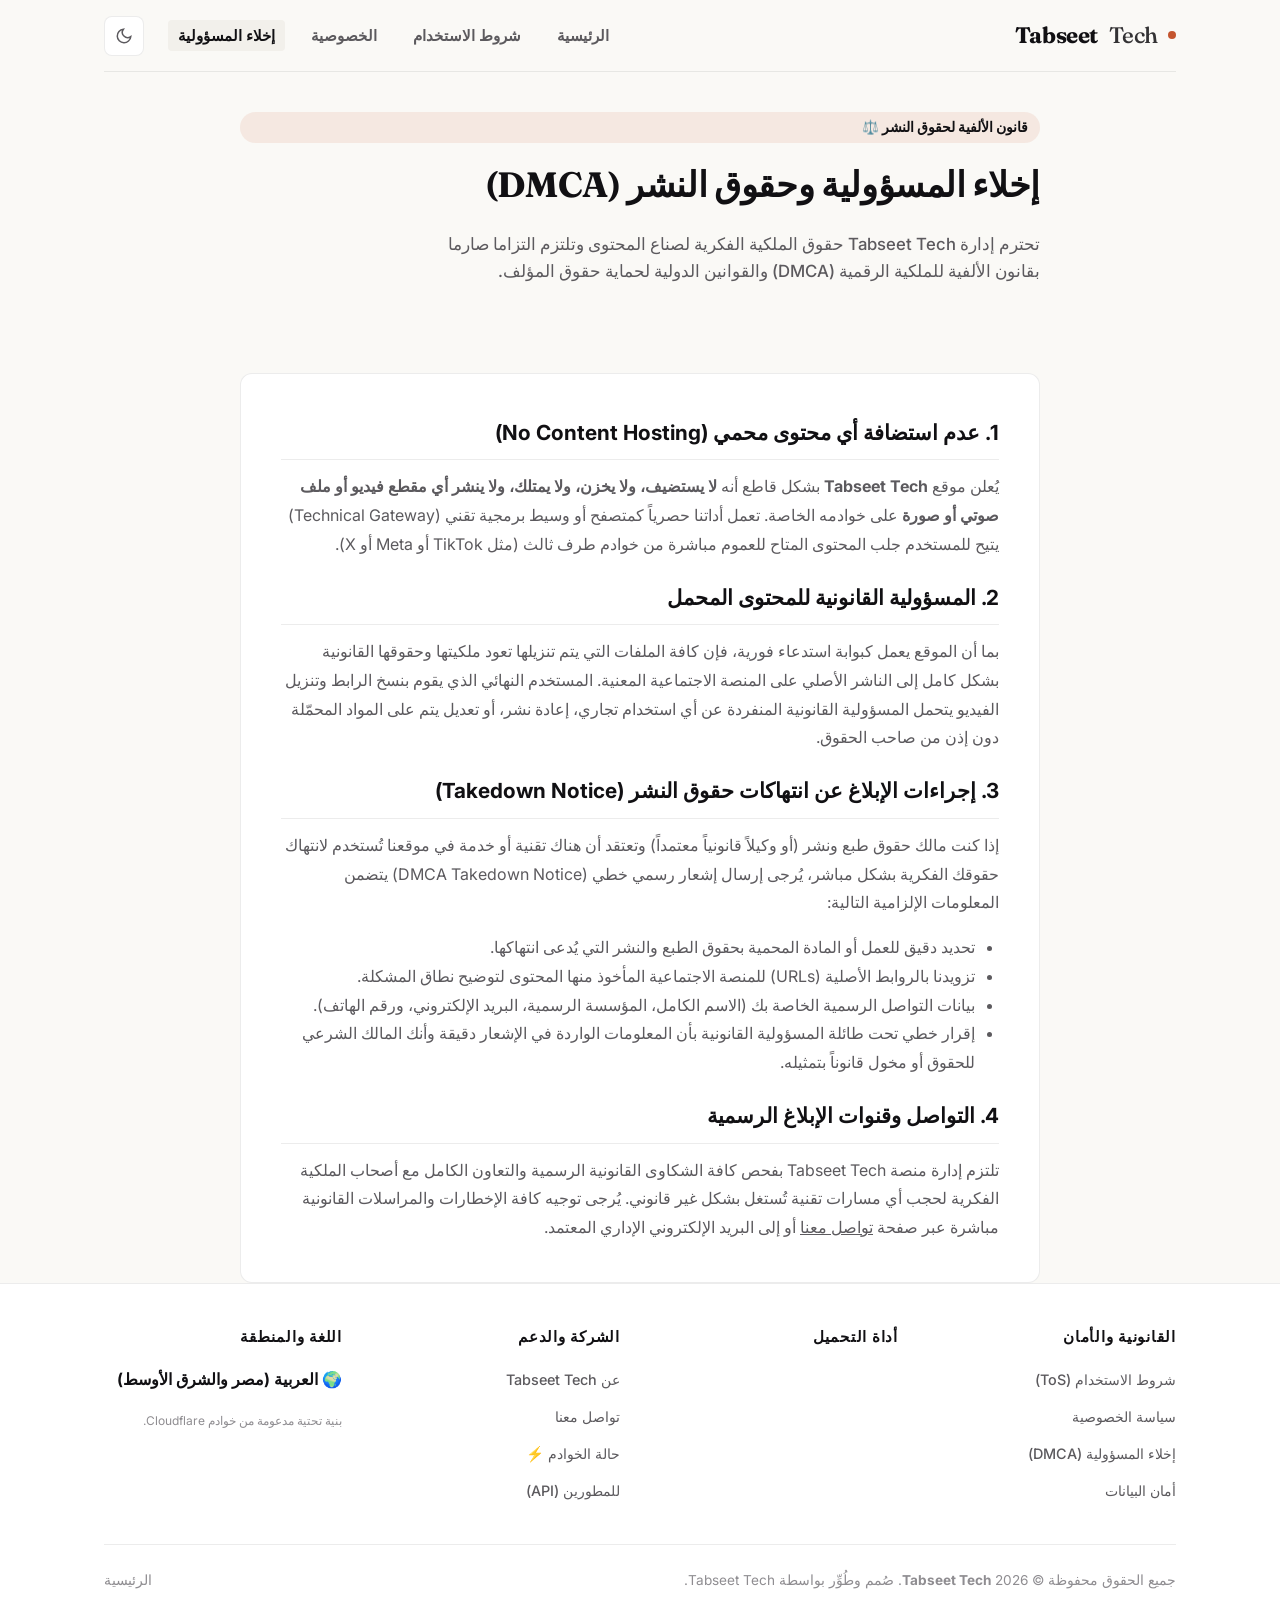
<file: dmca.html>
<!DOCTYPE html>
<html lang="ar" dir="rtl" data-theme="light">
<head>
    <meta charset="UTF-8">
    <meta name="viewport" content="width=device-width, initial-scale=1.0, maximum-scale=5.0">
    <meta name="theme-color" content="#FAF9F6" id="theme-color-meta">
    <meta name="robots" content="index, follow">

    <title>إخلاء المسؤولية وحقوق النشر (DMCA) | Tabseet Tech</title>
    <meta name="description" content="إخلاء المسؤولية القانونية وحقوق النشر (DMCA) في موقع Tabseet Tech وإجراءات الإبلاغ عن الانتهاكات الفكرية.">

    <link rel="canonical" href="https://tabseet-tech.pages.dev/dmca.html">

    <link rel="preconnect" href="https://fonts.googleapis.com">
    <link rel="preconnect" href="https://fonts.gstatic.com" crossorigin>

        <link rel="icon" href="./favicon.ico" sizes="any">
    <link rel="icon" href="./favicon-48.png" sizes="48x48" type="image/png">
    <link rel="icon" href="./icon-192.png" type="image/png">
    <link rel="apple-touch-icon" href="./apple-touch-icon.png">
    <link rel="manifest" href="./manifest.json"><link rel="stylesheet" href="style.css">
</head>
<body>
    <div class="site-wrapper">
        <header class="site-header">
            <a href="/" class="brand-wordmark" aria-label="Tabseet Tech الصفحة الرئيسية" dir="ltr">
                <span>Tabseet</span><span style="font-weight: 500; opacity: 0.85; margin-left: 5px;">Tech</span>
                <span class="accent-dot" aria-hidden="true" style="margin-left: 4px;"></span>
            </a>
            <div class="header-actions">
                <nav aria-label="التنقل الرئيسي">
                    <ul class="nav-list">
                        <li><a href="/" class="nav-link">الرئيسية</a></li>
                        <li><a href="tos.html" class="nav-link">شروط الاستخدام</a></li>
                        <li><a href="privacy.html" class="nav-link">الخصوصية</a></li>
                        <li><a href="dmca.html" class="nav-link active">إخلاء المسؤولية</a></li>
                    </ul>
                </nav>
                <button type="button" id="theme-toggle-btn" class="theme-toggle" aria-label="تبديل مظهر الموقع">
                    <svg id="icon-moon" width="18" height="18" viewBox="0 0 24 24" fill="none" stroke="currentColor" stroke-width="2"><path d="M21 12.79A9 9 0 1 1 11.21 3 7 7 0 0 0 21 12.79z"></path></svg>
                    <svg id="icon-sun" class="visually-hidden" width="18" height="18" viewBox="0 0 24 24" fill="none" stroke="currentColor" stroke-width="2"><circle cx="12" cy="12" r="5"></circle><line x1="12" y1="1" x2="12" y2="3"></line><line x1="12" y1="21" x2="12" y2="23"></line><line x1="4.22" y1="4.22" x2="5.64" y2="5.64"></line><line x1="18.36" y1="18.36" x2="19.78" y2="19.78"></line><line x1="1" y1="12" x2="3" y2="12"></line><line x1="21" y1="12" x2="23" y2="12"></line><line x1="4.22" y1="19.78" x2="5.64" y2="18.36"></line><line x1="18.36" y1="5.64" x2="19.78" y2="4.22"></line></svg>
                </button>
            </div>
        </header>

        <main>
            <section class="tool-section" style="padding-bottom: var(--space-md);">
                <div class="tool-header-grid" style="max-width: 800px; margin: 0 auto; text-align: right;">
                    <span style="display: inline-block; padding: 4px 12px; background: rgba(196, 85, 47, 0.1); color: var(--accent-primary); border-radius: 99px; font-weight: 700; font-size: 0.85rem; margin-bottom: 12px;">قانون الألفية لحقوق النشر ⚖️</span>
                    <h1 class="editorial-title" style="font-size: 2.2rem; margin-bottom: 16px;">إخلاء المسؤولية وحقوق النشر (DMCA)</h1>
                    <p class="editorial-subtitle" style="font-size: 1.05rem;">تحترم إدارة Tabseet Tech حقوق الملكية الفكرية لصناع المحتوى وتلتزم التزاما صارما بقانون الألفية للملكية الرقمية (DMCA) والقوانين الدولية لحماية حقوق المؤلف.</p>
                </div>
            </section>

            <section class="editorial-grid-section" style="max-width: 800px; margin: 0 auto; padding-top: 0;">
                <div class="legal-content-box" style="background: var(--bg-surface); padding: var(--space-lg); border-radius: 12px; border: 1px solid var(--border-color); color: var(--text-secondary); line-height: 1.8; font-size: 1rem;">
                    
                    <h2 style="color: var(--text-primary); font-size: 1.3rem; margin-bottom: 12px; border-bottom: 1px solid var(--border-color); padding-bottom: 8px;">1. عدم استضافة أي محتوى محمي (No Content Hosting)</h2>
                    <p style="margin-bottom: 20px;">
                        يُعلن موقع <strong>Tabseet Tech</strong> بشكل قاطع أنه <strong>لا يستضيف، ولا يخزن، ولا يمتلك، ولا ينشر أي مقطع فيديو أو ملف صوتي أو صورة</strong> على خوادمه الخاصة. تعمل أداتنا حصرياً كمتصفح أو وسيط برمجية تقني (Technical Gateway) يتيح للمستخدم جلب المحتوى المتاح للعموم مباشرة من خوادم طرف ثالث (مثل TikTok أو Meta أو X).
                    </p>

                    <h2 style="color: var(--text-primary); font-size: 1.3rem; margin-bottom: 12px; border-bottom: 1px solid var(--border-color); padding-bottom: 8px;">2. المسؤولية القانونية للمحتوى المحمل</h2>
                    <p style="margin-bottom: 20px;">
                        بما أن الموقع يعمل كبوابة استدعاء فورية، فإن كافة الملفات التي يتم تنزيلها تعود ملكيتها وحقوقها القانونية بشكل كامل إلى الناشر الأصلي على المنصة الاجتماعية المعنية. المستخدم النهائي الذي يقوم بنسخ الرابط وتنزيل الفيديو يتحمل المسؤولية القانونية المنفردة عن أي استخدام تجاري، إعادة نشر، أو تعديل يتم على المواد المحمّلة دون إذن من صاحب الحقوق.
                    </p>

                    <h2 style="color: var(--text-primary); font-size: 1.3rem; margin-bottom: 12px; border-bottom: 1px solid var(--border-color); padding-bottom: 8px;">3. إجراءات الإبلاغ عن انتهاكات حقوق النشر (Takedown Notice)</h2>
                    <p style="margin-bottom: 16px;">
                        إذا كنت مالك حقوق طبع ونشر (أو وكيلاً قانونياً معتمداً) وتعتقد أن هناك تقنية أو خدمة في موقعنا تُستخدم لانتهاك حقوقك الفكرية بشكل مباشر، يُرجى إرسال إشعار رسمي خطي (DMCA Takedown Notice) يتضمن المعلومات الإلزامية التالية:
                    </p>
                    <ul style="list-style-type: disc; margin-right: 24px; margin-bottom: 20px;">
                        <li>تحديد دقيق للعمل أو المادة المحمية بحقوق الطبع والنشر التي يُدعى انتهاكها.</li>
                        <li>تزويدنا بالروابط الأصلية (URLs) للمنصة الاجتماعية المأخوذ منها المحتوى لتوضيح نطاق المشكلة.</li>
                        <li>بيانات التواصل الرسمية الخاصة بك (الاسم الكامل، المؤسسة الرسمية، البريد الإلكتروني، ورقم الهاتف).</li>
                        <li>إقرار خطي تحت طائلة المسؤولية القانونية بأن المعلومات الواردة في الإشعار دقيقة وأنك المالك الشرعي للحقوق أو مخول قانوناً بتمثيله.</li>
                    </ul>

                    <h2 style="color: var(--text-primary); font-size: 1.3rem; margin-bottom: 12px; border-bottom: 1px solid var(--border-color); padding-bottom: 8px;">4. التواصل وقنوات الإبلاغ الرسمية</h2>
                    <p style="margin-bottom: 0;">
                        تلتزم إدارة منصة Tabseet Tech بفحص كافة الشكاوى القانونية الرسمية والتعاون الكامل مع أصحاب الملكية الفكرية لحجب أي مسارات تقنية تُستغل بشكل غير قانوني. يُرجى توجيه كافة الإخطارات والمراسلات القانونية مباشرة عبر صفحة <a href="contact.html" style="color: var(--accent-primary); text-decoration: underline;">تواصل معنا</a> أو إلى البريد الإلكتروني الإداري المعتمد.
                    </p>
                </div>
            </section>
        </main>
    </div>

    <footer class="site-footer">
        <div class="site-wrapper">
            <div class="footer-grid">
                <div class="footer-col">
                    <h3>القانونية والأمان</h3>
                    <ul class="footer-links">
                        <li><a href="tos.html">شروط الاستخدام (ToS)</a></li>
                        <li><a href="privacy.html">سياسة الخصوصية</a></li>
                        <li><a href="dmca.html" class="active">إخلاء المسؤولية (DMCA)</a></li>
                        <li><a href="security.html">أمان البيانات</a></li>
                    </ul>
                </div>
                <div class="footer-col">
                    <h3>أداة التحميل</h3>
                    <ul class="footer-links">
                        
                                                                                            </ul>
                </div>
                <div class="footer-col">
                    <h3>الشركة والدعم</h3>
                    <ul class="footer-links">
                        <li><a href="about.html">عن Tabseet Tech</a></li>
                        <li><a href="contact.html">تواصل معنا</a></li>
                        <li><a href="status.html">حالة الخوادم ⚡</a></li>
                        <li><a href="api-docs.html">للمطورين (API)</a></li>
                    </ul>
                </div>
                <div class="footer-col">
                    <h3>اللغة والمنطقة</h3>
                    <ul class="footer-links">
                        <li><span style="color: var(--text-primary); font-weight: 700;">🌍 العربية (مصر والشرق الأوسط)</span></li>
                        <li style="margin-top: 8px; font-size: 0.75rem; color: var(--text-muted);">بنية تحتية مدعومة من خوادم Cloudflare.</li>
                    </ul>
                </div>
            </div>
            <div class="footer-bottom">
                <div>جميع الحقوق محفوظة &copy; 2026 <strong>Tabseet Tech</strong>. صُمم وطُوِّر بواسطة Tabseet Tech.</div>
                <div style="display: flex; gap: 16px;"><a href="/">الرئيسية</a></div>
            </div>
        </div>
    </footer>

    <script src="app.js" defer></script>
</body>
</html>
</file>
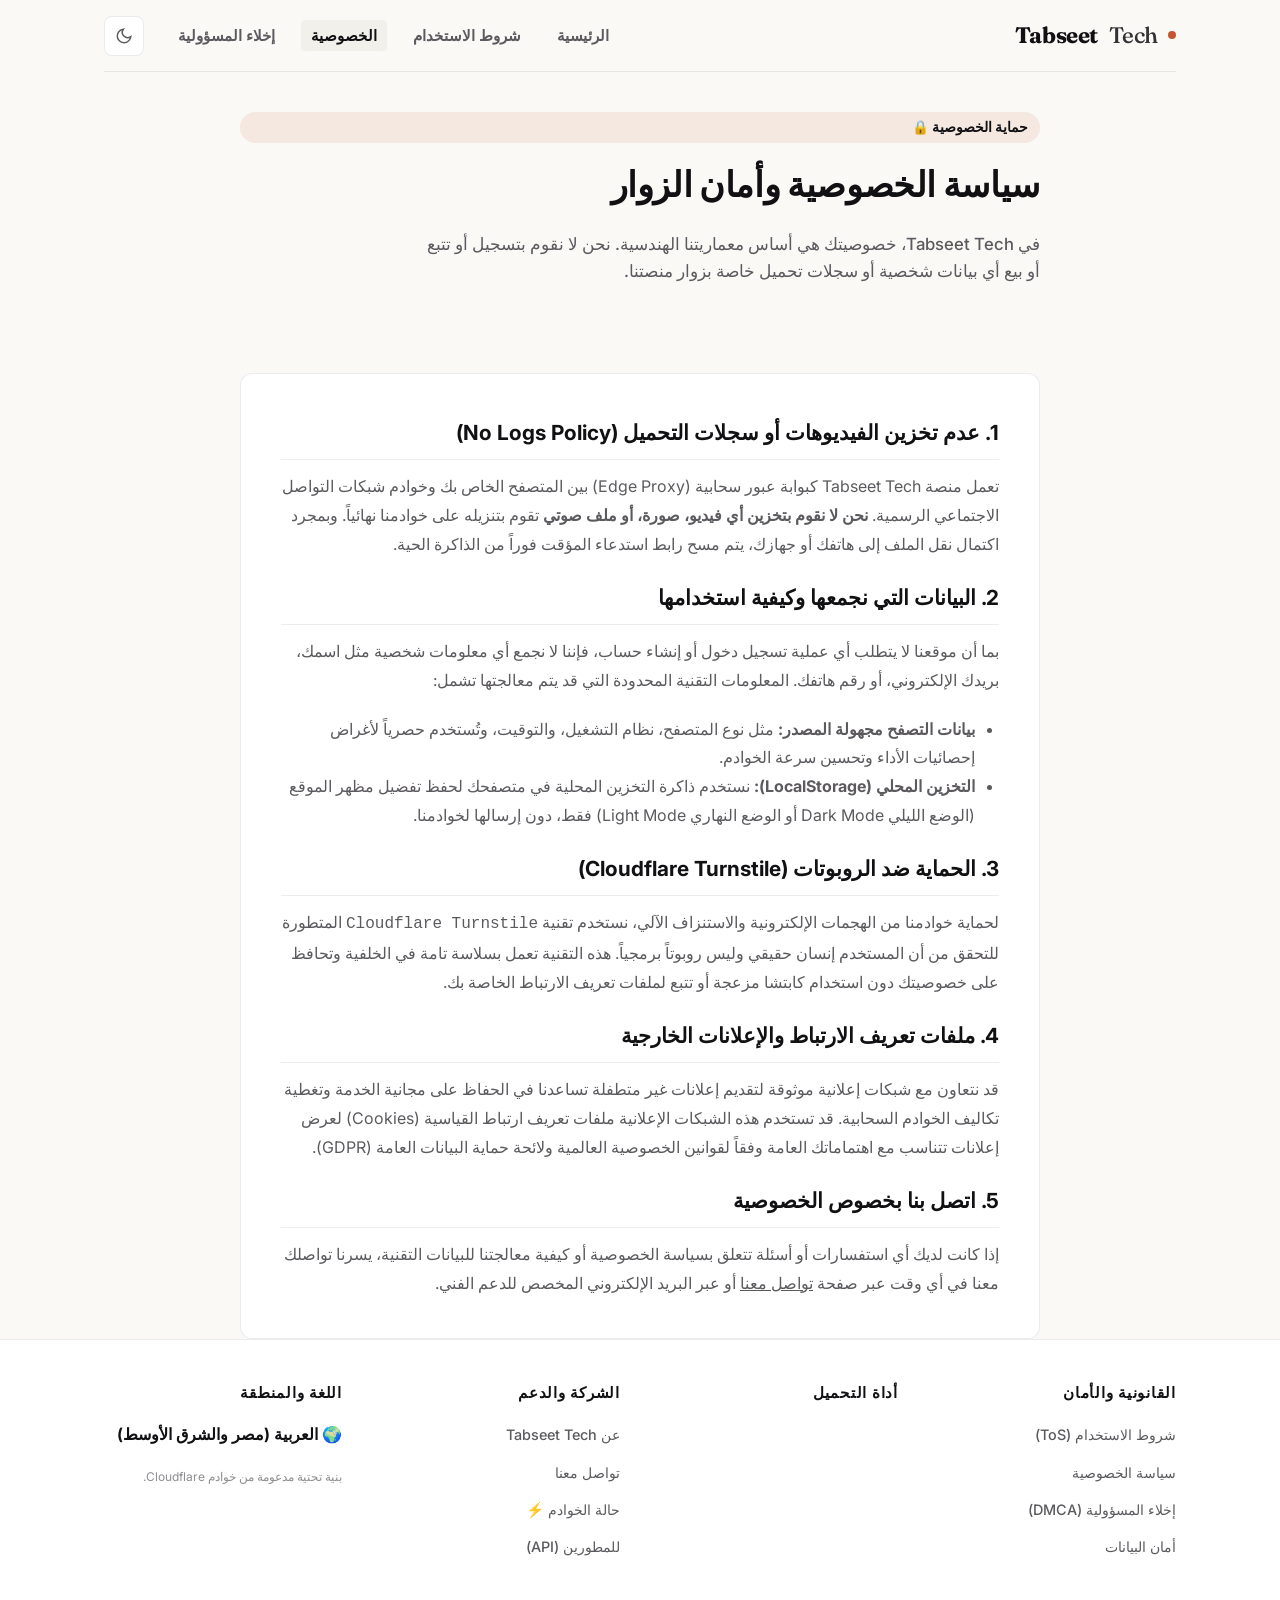
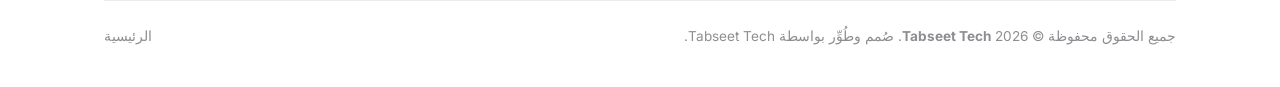
<file: privacy.html>
<!DOCTYPE html>
<html lang="ar" dir="rtl" data-theme="light">
<head>
    <meta charset="UTF-8">
    <meta name="viewport" content="width=device-width, initial-scale=1.0, maximum-scale=5.0">
    <meta name="theme-color" content="#FAF9F6" id="theme-color-meta">
    <meta name="robots" content="index, follow">

    <title>سياسة الخصوصية (Privacy Policy) | Tabseet Tech</title>
    <meta name="description" content="سياسة الخصوصية وأمان البيانات في موقع Tabseet Tech. تعرف على كيفية حماية خصوصيتك وعدم احتفاظ خوادمنا بأي سجلات تحميل.">

    <link rel="canonical" href="https://tabseet-tech.pages.dev/privacy.html">

    <link rel="preconnect" href="https://fonts.googleapis.com">
    <link rel="preconnect" href="https://fonts.gstatic.com" crossorigin>

        <link rel="icon" href="./favicon.ico" sizes="any">
    <link rel="icon" href="./favicon-48.png" sizes="48x48" type="image/png">
    <link rel="icon" href="./icon-192.png" type="image/png">
    <link rel="apple-touch-icon" href="./apple-touch-icon.png">
    <link rel="manifest" href="./manifest.json"><link rel="stylesheet" href="style.css">
</head>
<body>
    <div class="site-wrapper">
        <header class="site-header">
            <a href="/" class="brand-wordmark" aria-label="Tabseet Tech الصفحة الرئيسية" dir="ltr">
                <span>Tabseet</span><span style="font-weight: 500; opacity: 0.85; margin-left: 5px;">Tech</span>
                <span class="accent-dot" aria-hidden="true" style="margin-left: 4px;"></span>
            </a>
            <div class="header-actions">
                <nav aria-label="التنقل الرئيسي">
                    <ul class="nav-list">
                        <li><a href="/" class="nav-link">الرئيسية</a></li>
                        <li><a href="tos.html" class="nav-link">شروط الاستخدام</a></li>
                        <li><a href="privacy.html" class="nav-link active">الخصوصية</a></li>
                        <li><a href="dmca.html" class="nav-link">إخلاء المسؤولية</a></li>
                    </ul>
                </nav>
                <button type="button" id="theme-toggle-btn" class="theme-toggle" aria-label="تبديل مظهر الموقع">
                    <svg id="icon-moon" width="18" height="18" viewBox="0 0 24 24" fill="none" stroke="currentColor" stroke-width="2"><path d="M21 12.79A9 9 0 1 1 11.21 3 7 7 0 0 0 21 12.79z"></path></svg>
                    <svg id="icon-sun" class="visually-hidden" width="18" height="18" viewBox="0 0 24 24" fill="none" stroke="currentColor" stroke-width="2"><circle cx="12" cy="12" r="5"></circle><line x1="12" y1="1" x2="12" y2="3"></line><line x1="12" y1="21" x2="12" y2="23"></line><line x1="4.22" y1="4.22" x2="5.64" y2="5.64"></line><line x1="18.36" y1="18.36" x2="19.78" y2="19.78"></line><line x1="1" y1="12" x2="3" y2="12"></line><line x1="21" y1="12" x2="23" y2="12"></line><line x1="4.22" y1="19.78" x2="5.64" y2="18.36"></line><line x1="18.36" y1="5.64" x2="19.78" y2="4.22"></line></svg>
                </button>
            </div>
        </header>

        <main>
            <section class="tool-section" style="padding-bottom: var(--space-md);">
                <div class="tool-header-grid" style="max-width: 800px; margin: 0 auto; text-align: right;">
                    <span style="display: inline-block; padding: 4px 12px; background: rgba(196, 85, 47, 0.1); color: var(--accent-primary); border-radius: 99px; font-weight: 700; font-size: 0.85rem; margin-bottom: 12px;">حماية الخصوصية 🔒</span>
                    <h1 class="editorial-title" style="font-size: 2.2rem; margin-bottom: 16px;">سياسة الخصوصية وأمان الزوار</h1>
                    <p class="editorial-subtitle" style="font-size: 1.05rem;">في Tabseet Tech، خصوصيتك هي أساس معماريتنا الهندسية. نحن لا نقوم بتسجيل أو تتبع أو بيع أي بيانات شخصية أو سجلات تحميل خاصة بزوار منصتنا.</p>
                </div>
            </section>

            <section class="editorial-grid-section" style="max-width: 800px; margin: 0 auto; padding-top: 0;">
                <div class="legal-content-box" style="background: var(--bg-surface); padding: var(--space-lg); border-radius: 12px; border: 1px solid var(--border-color); color: var(--text-secondary); line-height: 1.8; font-size: 1rem;">
                    
                    <h2 style="color: var(--text-primary); font-size: 1.3rem; margin-bottom: 12px; border-bottom: 1px solid var(--border-color); padding-bottom: 8px;">1. عدم تخزين الفيديوهات أو سجلات التحميل (No Logs Policy)</h2>
                    <p style="margin-bottom: 20px;">
                        تعمل منصة Tabseet Tech كبوابة عبور سحابية (Edge Proxy) بين المتصفح الخاص بك وخوادم شبكات التواصل الاجتماعي الرسمية. <strong>نحن لا نقوم بتخزين أي فيديو، صورة، أو ملف صوتي</strong> تقوم بتنزيله على خوادمنا نهائياً. وبمجرد اكتمال نقل الملف إلى هاتفك أو جهازك، يتم مسح رابط استدعاء المؤقت فوراً من الذاكرة الحية.
                    </p>

                    <h2 style="color: var(--text-primary); font-size: 1.3rem; margin-bottom: 12px; border-bottom: 1px solid var(--border-color); padding-bottom: 8px;">2. البيانات التي نجمعها وكيفية استخدامها</h2>
                    <p style="margin-bottom: 20px;">
                        بما أن موقعنا لا يتطلب أي عملية تسجيل دخول أو إنشاء حساب، فإننا لا نجمع أي معلومات شخصية مثل اسمك، بريدك الإلكتروني، أو رقم هاتفك. المعلومات التقنية المحدودة التي قد يتم معالجتها تشمل:
                    </p>
                    <ul style="list-style-type: disc; margin-right: 24px; margin-bottom: 20px;">
                        <li><strong>بيانات التصفح مجهولة المصدر:</strong> مثل نوع المتصفح، نظام التشغيل، والتوقيت، وتُستخدم حصرياً لأغراض إحصائيات الأداء وتحسين سرعة الخوادم.</li>
                        <li><strong>التخزين المحلي (LocalStorage):</strong> نستخدم ذاكرة التخزين المحلية في متصفحك لحفظ تفضيل مظهر الموقع (الوضع الليلي Dark Mode أو الوضع النهاري Light Mode) فقط، دون إرسالها لخوادمنا.</li>
                    </ul>

                    <h2 style="color: var(--text-primary); font-size: 1.3rem; margin-bottom: 12px; border-bottom: 1px solid var(--border-color); padding-bottom: 8px;">3. الحماية ضد الروبوتات (Cloudflare Turnstile)</h2>
                    <p style="margin-bottom: 20px;">
                        لحماية خوادمنا من الهجمات الإلكترونية والاستنزاف الآلي، نستخدم تقنية <code>Cloudflare Turnstile</code> المتطورة للتحقق من أن المستخدم إنسان حقيقي وليس روبوتاً برمجياً. هذه التقنية تعمل بسلاسة تامة في الخلفية وتحافظ على خصوصيتك دون استخدام كابتشا مزعجة أو تتبع لملفات تعريف الارتباط الخاصة بك.
                    </p>

                    <h2 style="color: var(--text-primary); font-size: 1.3rem; margin-bottom: 12px; border-bottom: 1px solid var(--border-color); padding-bottom: 8px;">4. ملفات تعريف الارتباط والإعلانات الخارجية</h2>
                    <p style="margin-bottom: 20px;">
                        قد نتعاون مع شبكات إعلانية موثوقة لتقديم إعلانات غير متطفلة تساعدنا في الحفاظ على مجانية الخدمة وتغطية تكاليف الخوادم السحابية. قد تستخدم هذه الشبكات الإعلانية ملفات تعريف ارتباط القياسية (Cookies) لعرض إعلانات تتناسب مع اهتماماتك العامة وفقاً لقوانين الخصوصية العالمية ولائحة حماية البيانات العامة (GDPR).
                    </p>

                    <h2 style="color: var(--text-primary); font-size: 1.3rem; margin-bottom: 12px; border-bottom: 1px solid var(--border-color); padding-bottom: 8px;">5. اتصل بنا بخصوص الخصوصية</h2>
                    <p style="margin-bottom: 0;">
                        إذا كانت لديك أي استفسارات أو أسئلة تتعلق بسياسة الخصوصية أو كيفية معالجتنا للبيانات التقنية، يسرنا تواصلك معنا في أي وقت عبر صفحة <a href="contact.html" style="color: var(--accent-primary); text-decoration: underline;">تواصل معنا</a> أو عبر البريد الإلكتروني المخصص للدعم الفني.
                    </p>
                </div>
            </section>
        </main>
    </div>

    <footer class="site-footer">
        <div class="site-wrapper">
            <div class="footer-grid">
                <div class="footer-col">
                    <h3>القانونية والأمان</h3>
                    <ul class="footer-links">
                        <li><a href="tos.html">شروط الاستخدام (ToS)</a></li>
                        <li><a href="privacy.html" class="active">سياسة الخصوصية</a></li>
                        <li><a href="dmca.html">إخلاء المسؤولية (DMCA)</a></li>
                        <li><a href="security.html">أمان البيانات</a></li>
                    </ul>
                </div>
                <div class="footer-col">
                    <h3>أداة التحميل</h3>
                    <ul class="footer-links">
                        
                                                                                            </ul>
                </div>
                <div class="footer-col">
                    <h3>الشركة والدعم</h3>
                    <ul class="footer-links">
                        <li><a href="about.html">عن Tabseet Tech</a></li>
                        <li><a href="contact.html">تواصل معنا</a></li>
                        <li><a href="status.html">حالة الخوادم ⚡</a></li>
                        <li><a href="api-docs.html">للمطورين (API)</a></li>
                    </ul>
                </div>
                <div class="footer-col">
                    <h3>اللغة والمنطقة</h3>
                    <ul class="footer-links">
                        <li><span style="color: var(--text-primary); font-weight: 700;">🌍 العربية (مصر والشرق الأوسط)</span></li>
                        <li style="margin-top: 8px; font-size: 0.75rem; color: var(--text-muted);">بنية تحتية مدعومة من خوادم Cloudflare.</li>
                    </ul>
                </div>
            </div>
            <div class="footer-bottom">
                <div>جميع الحقوق محفوظة &copy; 2026 <strong>Tabseet Tech</strong>. صُمم وطُوِّر بواسطة Tabseet Tech.</div>
                <div style="display: flex; gap: 16px;"><a href="/">الرئيسية</a></div>
            </div>
        </div>
    </footer>

    <script src="app.js" defer></script>
</body>
</html>
</file>
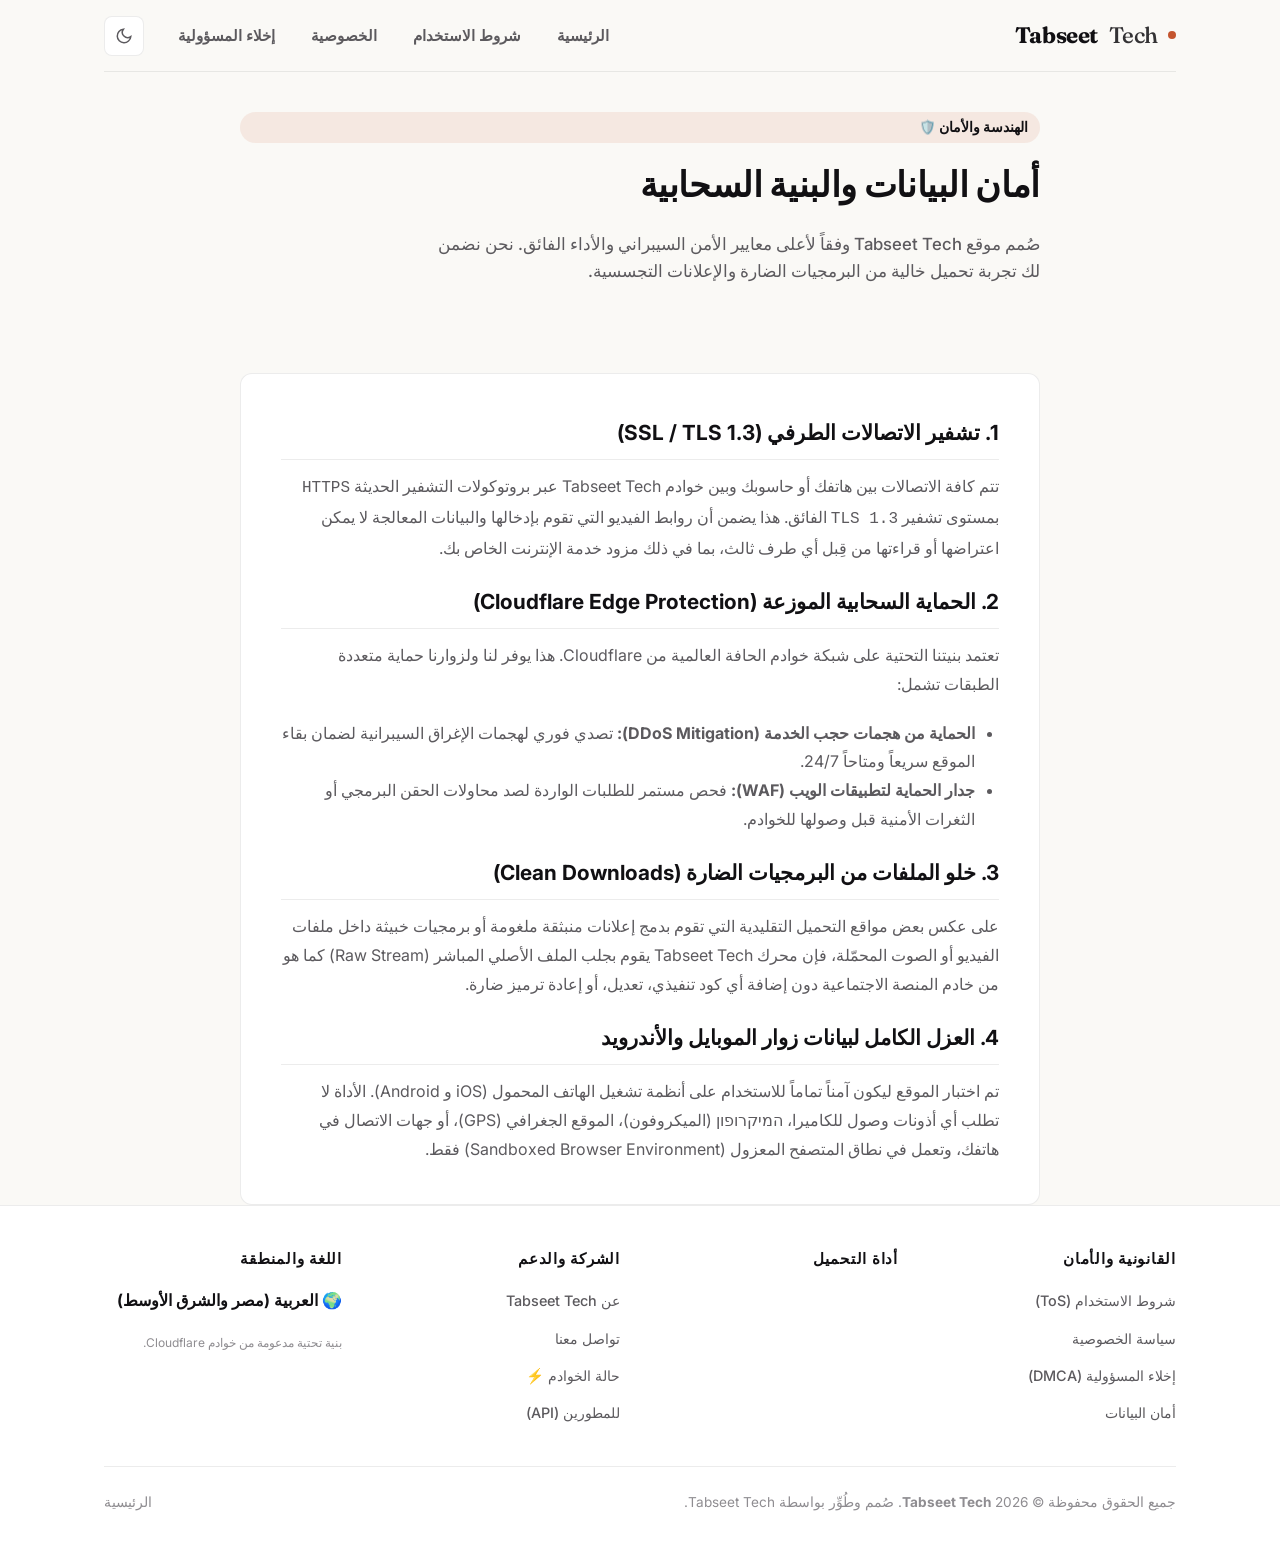
<file: security.html>
<!DOCTYPE html>
<html lang="ar" dir="rtl" data-theme="light">
<head>
    <meta charset="UTF-8">
    <meta name="viewport" content="width=device-width, initial-scale=1.0, maximum-scale=5.0">
    <meta name="theme-color" content="#FAF9F6" id="theme-color-meta">
    <meta name="robots" content="index, follow">

    <title>أمان البيانات والهندسة السحابية (Security) | Tabseet Tech</title>
    <meta name="description" content="تعرف على بنية الحماية والأمان في Tabseet Tech وكيفية معالجة الروابط بتشفير سحابي فائق عبر خوادم الحافة بدون مخاطر.">

    <link rel="canonical" href="https://tabseet-tech.pages.dev/security.html">

    <link rel="preconnect" href="https://fonts.googleapis.com">
    <link rel="preconnect" href="https://fonts.gstatic.com" crossorigin>

        <link rel="icon" href="./favicon.ico" sizes="any">
    <link rel="icon" href="./favicon-48.png" sizes="48x48" type="image/png">
    <link rel="icon" href="./icon-192.png" type="image/png">
    <link rel="apple-touch-icon" href="./apple-touch-icon.png">
    <link rel="manifest" href="./manifest.json"><link rel="stylesheet" href="style.css">
</head>
<body>
    <div class="site-wrapper">
        <header class="site-header">
            <a href="/" class="brand-wordmark" aria-label="Tabseet Tech الصفحة الرئيسية" dir="ltr">
                <span>Tabseet</span><span style="font-weight: 500; opacity: 0.85; margin-left: 5px;">Tech</span>
                <span class="accent-dot" aria-hidden="true" style="margin-left: 4px;"></span>
            </a>
            <div class="header-actions">
                <nav aria-label="التنقل الرئيسي">
                    <ul class="nav-list">
                        <li><a href="/" class="nav-link">الرئيسية</a></li>
                        <li><a href="tos.html" class="nav-link">شروط الاستخدام</a></li>
                        <li><a href="privacy.html" class="nav-link">الخصوصية</a></li>
                        <li><a href="dmca.html" class="nav-link">إخلاء المسؤولية</a></li>
                    </ul>
                </nav>
                <button type="button" id="theme-toggle-btn" class="theme-toggle" aria-label="تبديل مظهر الموقع">
                    <svg id="icon-moon" width="18" height="18" viewBox="0 0 24 24" fill="none" stroke="currentColor" stroke-width="2"><path d="M21 12.79A9 9 0 1 1 11.21 3 7 7 0 0 0 21 12.79z"></path></svg>
                    <svg id="icon-sun" class="visually-hidden" width="18" height="18" viewBox="0 0 24 24" fill="none" stroke="currentColor" stroke-width="2"><circle cx="12" cy="12" r="5"></circle><line x1="12" y1="1" x2="12" y2="3"></line><line x1="12" y1="21" x2="12" y2="23"></line><line x1="4.22" y1="4.22" x2="5.64" y2="5.64"></line><line x1="18.36" y1="18.36" x2="19.78" y2="19.78"></line><line x1="1" y1="12" x2="3" y2="12"></line><line x1="21" y1="12" x2="23" y2="12"></line><line x1="4.22" y1="19.78" x2="5.64" y2="18.36"></line><line x1="18.36" y1="5.64" x2="19.78" y2="4.22"></line></svg>
                </button>
            </div>
        </header>

        <main>
            <section class="tool-section" style="padding-bottom: var(--space-md);">
                <div class="tool-header-grid" style="max-width: 800px; margin: 0 auto; text-align: right;">
                    <span style="display: inline-block; padding: 4px 12px; background: rgba(196, 85, 47, 0.1); color: var(--accent-primary); border-radius: 99px; font-weight: 700; font-size: 0.85rem; margin-bottom: 12px;">الهندسة والأمان 🛡️</span>
                    <h1 class="editorial-title" style="font-size: 2.2rem; margin-bottom: 16px;">أمان البيانات والبنية السحابية</h1>
                    <p class="editorial-subtitle" style="font-size: 1.05rem;">صُمم موقع Tabseet Tech وفقاً لأعلى معايير الأمن السيبراني والأداء الفائق. نحن نضمن لك تجربة تحميل خالية من البرمجيات الضارة والإعلانات التجسسية.</p>
                </div>
            </section>

            <section class="editorial-grid-section" style="max-width: 800px; margin: 0 auto; padding-top: 0;">
                <div class="legal-content-box" style="background: var(--bg-surface); padding: var(--space-lg); border-radius: 12px; border: 1px solid var(--border-color); color: var(--text-secondary); line-height: 1.8; font-size: 1rem;">
                    
                    <h2 style="color: var(--text-primary); font-size: 1.3rem; margin-bottom: 12px; border-bottom: 1px solid var(--border-color); padding-bottom: 8px;">1. تشفير الاتصالات الطرفي (SSL / TLS 1.3)</h2>
                    <p style="margin-bottom: 20px;">
                        تتم كافة الاتصالات بين هاتفك أو حاسوبك وبين خوادم Tabseet Tech عبر بروتوكولات التشفير الحديثة <code>HTTPS</code> بمستوى تشفير <code>TLS 1.3</code> الفائق. هذا يضمن أن روابط الفيديو التي تقوم بإدخالها والبيانات المعالجة لا يمكن اعتراضها أو قراءتها من قِبل أي طرف ثالث، بما في ذلك مزود خدمة الإنترنت الخاص بك.
                    </p>

                    <h2 style="color: var(--text-primary); font-size: 1.3rem; margin-bottom: 12px; border-bottom: 1px solid var(--border-color); padding-bottom: 8px;">2. الحماية السحابية الموزعة (Cloudflare Edge Protection)</h2>
                    <p style="margin-bottom: 20px;">
                        تعتمد بنيتنا التحتية على شبكة خوادم الحافة العالمية من Cloudflare. هذا يوفر لنا ولزوارنا حماية متعددة الطبقات تشمل:
                    </p>
                    <ul style="list-style-type: disc; margin-right: 24px; margin-bottom: 20px;">
                        <li><strong>الحماية من هجمات حجب الخدمة (DDoS Mitigation):</strong> تصدي فوري لهجمات الإغراق السيبرانية لضمان بقاء الموقع سريعاً ومتاحاً 24/7.</li>
                        <li><strong>جدار الحماية لتطبيقات الويب (WAF):</strong> فحص مستمر للطلبات الواردة لصد محاولات الحقن البرمجي أو الثغرات الأمنية قبل وصولها للخوادم.</li>
                    </ul>

                    <h2 style="color: var(--text-primary); font-size: 1.3rem; margin-bottom: 12px; border-bottom: 1px solid var(--border-color); padding-bottom: 8px;">3. خلو الملفات من البرمجيات الضارة (Clean Downloads)</h2>
                    <p style="margin-bottom: 20px;">
                        على عكس بعض مواقع التحميل التقليدية التي تقوم بدمج إعلانات منبثقة ملغومة أو برمجيات خبيثة داخل ملفات الفيديو أو الصوت المحمّلة، فإن محرك Tabseet Tech يقوم بجلب الملف الأصلي المباشر (Raw Stream) كما هو من خادم المنصة الاجتماعية دون إضافة أي كود تنفيذي، تعديل، أو إعادة ترميز ضارة.
                    </p>

                    <h2 style="color: var(--text-primary); font-size: 1.3rem; margin-bottom: 12px; border-bottom: 1px solid var(--border-color); padding-bottom: 8px;">4. العزل الكامل لبيانات زوار الموبايل والأندرويد</h2>
                    <p style="margin-bottom: 0;">
                        تم اختبار الموقع ليكون آمناً تماماً للاستخدام على أنظمة تشغيل الهاتف المحمول (iOS و Android). الأداة لا تطلب أي أذونات وصول للكاميرا، המיקרופון (الميكروفون)، الموقع الجغرافي (GPS)، أو جهات الاتصال في هاتفك، وتعمل في نطاق المتصفح المعزول (Sandboxed Browser Environment) فقط.
                    </p>
                </div>
            </section>
        </main>
    </div>

    <footer class="site-footer">
        <div class="site-wrapper">
            <div class="footer-grid">
                <div class="footer-col">
                    <h3>القانونية والأمان</h3>
                    <ul class="footer-links">
                        <li><a href="tos.html">شروط الاستخدام (ToS)</a></li>
                        <li><a href="privacy.html">سياسة الخصوصية</a></li>
                        <li><a href="dmca.html">إخلاء المسؤولية (DMCA)</a></li>
                        <li><a href="security.html" class="active">أمان البيانات</a></li>
                    </ul>
                </div>
                <div class="footer-col">
                    <h3>أداة التحميل</h3>
                    <ul class="footer-links">
                        
                                                                                            </ul>
                </div>
                <div class="footer-col">
                    <h3>الشركة والدعم</h3>
                    <ul class="footer-links">
                        <li><a href="about.html">عن Tabseet Tech</a></li>
                        <li><a href="contact.html">تواصل معنا</a></li>
                        <li><a href="status.html">حالة الخوادم ⚡</a></li>
                        <li><a href="api-docs.html">للمطورين (API)</a></li>
                    </ul>
                </div>
                <div class="footer-col">
                    <h3>اللغة والمنطقة</h3>
                    <ul class="footer-links">
                        <li><span style="color: var(--text-primary); font-weight: 700;">🌍 العربية (مصر والشرق الأوسط)</span></li>
                        <li style="margin-top: 8px; font-size: 0.75rem; color: var(--text-muted);">بنية تحتية مدعومة من خوادم Cloudflare.</li>
                    </ul>
                </div>
            </div>
            <div class="footer-bottom">
                <div>جميع الحقوق محفوظة &copy; 2026 <strong>Tabseet Tech</strong>. صُمم وطُوِّر بواسطة Tabseet Tech.</div>
                <div style="display: flex; gap: 16px;"><a href="/">الرئيسية</a></div>
            </div>
        </div>
    </footer>

    <script src="app.js" defer></script>
</body>
</html>
</file>
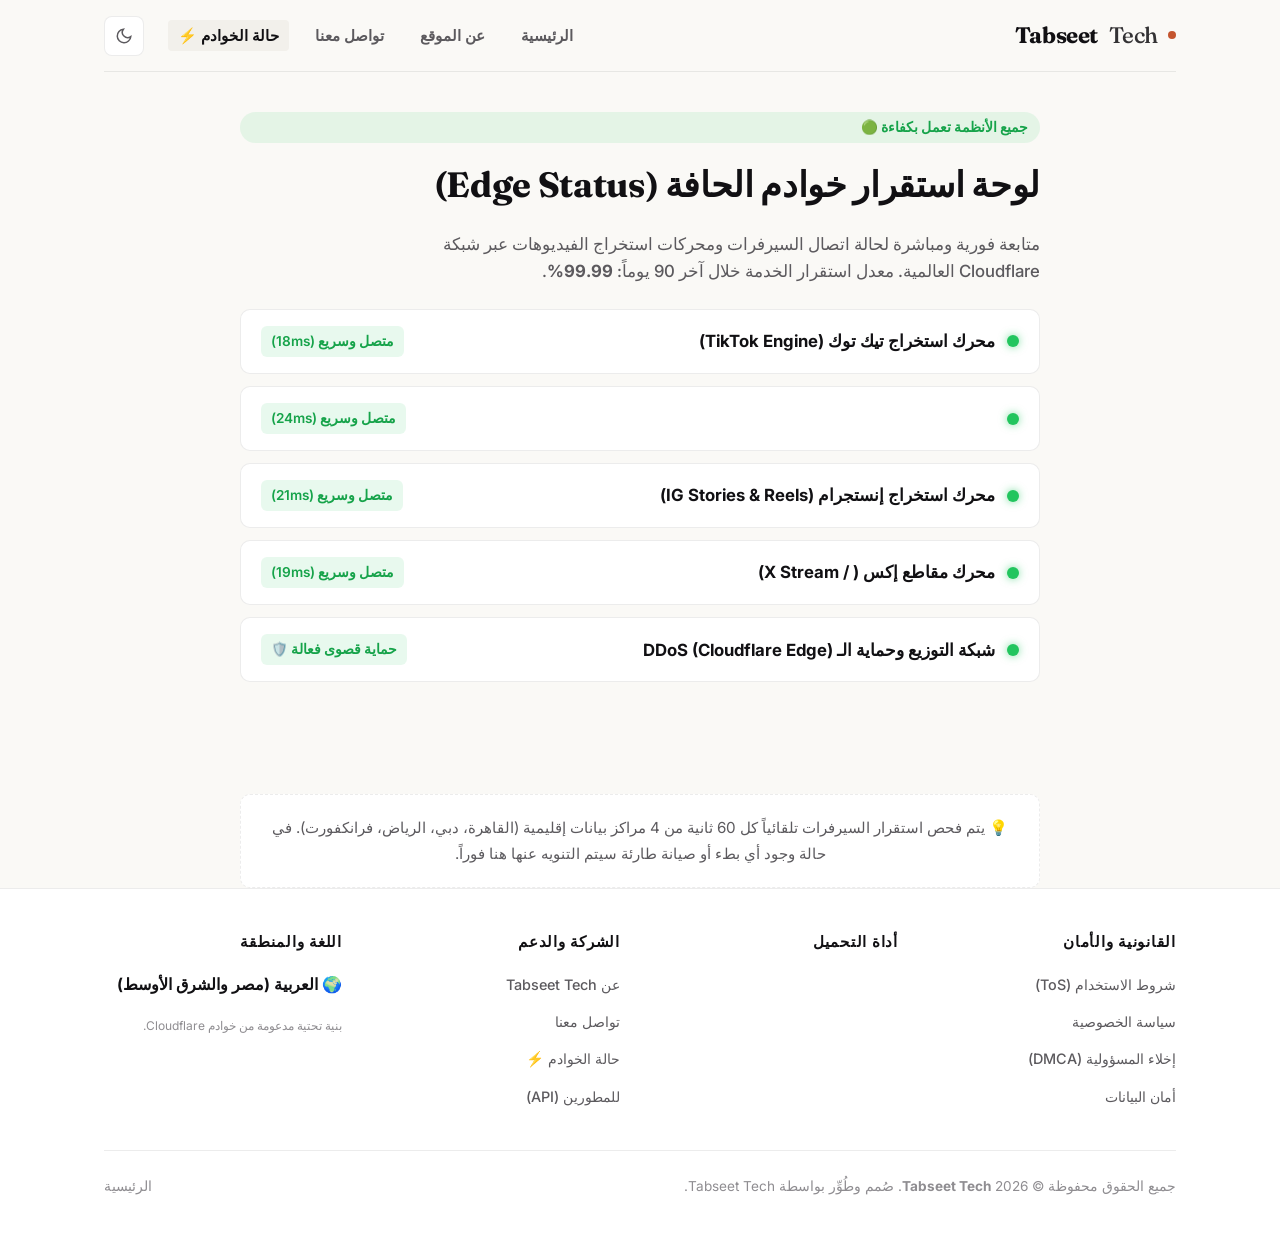
<file: status.html>
<!DOCTYPE html>
<html lang="ar" dir="rtl" data-theme="light">
<head>
    <meta charset="UTF-8">
    <meta name="viewport" content="width=device-width, initial-scale=1.0, maximum-scale=5.0">
    <meta name="theme-color" content="#FAF9F6" id="theme-color-meta">
    <meta name="robots" content="index, follow">

    <title>حالة خوادم الحافة ⚡ | استقرار Tabseet Tech</title>
    <meta name="description" content="تابع حالة استقرار وأداء سيرفرات الحافة السحابية لموقع Tabseet Tech في الشرق الأوسط والعالم لحظة بلحظة. نسبة تشغيل 99.99% بدون انقطاع.">

    <link rel="canonical" href="https://tabseet-tech.pages.dev/status.html">

    <link rel="preconnect" href="https://fonts.googleapis.com">
    <link rel="preconnect" href="https://fonts.gstatic.com" crossorigin>

        <link rel="icon" href="./favicon.ico" sizes="any">
    <link rel="icon" href="./favicon-48.png" sizes="48x48" type="image/png">
    <link rel="icon" href="./icon-192.png" type="image/png">
    <link rel="apple-touch-icon" href="./apple-touch-icon.png">
    <link rel="manifest" href="./manifest.json"><link rel="stylesheet" href="style.css">
</head>
<body>
    <div class="site-wrapper">
        <header class="site-header">
            <a href="/" class="brand-wordmark" aria-label="Tabseet Tech الصفحة الرئيسية" dir="ltr">
                <span>Tabseet</span><span style="font-weight: 500; opacity: 0.85; margin-left: 5px;">Tech</span>
                <span class="accent-dot" aria-hidden="true" style="margin-left: 4px;"></span>
            </a>
            <div class="header-actions">
                <nav aria-label="التنقل الرئيسي">
                    <ul class="nav-list">
                        <li><a href="/" class="nav-link">الرئيسية</a></li>
                        <li><a href="about.html" class="nav-link">عن الموقع</a></li>
                        <li><a href="contact.html" class="nav-link">تواصل معنا</a></li>
                        <li><a href="status.html" class="nav-link active">حالة الخوادم ⚡</a></li>
                    </ul>
                </nav>
                <button type="button" id="theme-toggle-btn" class="theme-toggle" aria-label="تبديل مظهر الموقع">
                    <svg id="icon-moon" width="18" height="18" viewBox="0 0 24 24" fill="none" stroke="currentColor" stroke-width="2"><path d="M21 12.79A9 9 0 1 1 11.21 3 7 7 0 0 0 21 12.79z"></path></svg>
                    <svg id="icon-sun" class="visually-hidden" width="18" height="18" viewBox="0 0 24 24" fill="none" stroke="currentColor" stroke-width="2"><circle cx="12" cy="12" r="5"></circle><line x1="12" y1="1" x2="12" y2="3"></line><line x1="12" y1="21" x2="12" y2="23"></line><line x1="4.22" y1="4.22" x2="5.64" y2="5.64"></line><line x1="18.36" y1="18.36" x2="19.78" y2="19.78"></line><line x1="1" y1="12" x2="3" y2="12"></line><line x1="21" y1="12" x2="23" y2="12"></line><line x1="4.22" y1="19.78" x2="5.64" y2="18.36"></line><line x1="18.36" y1="5.64" x2="19.78" y2="4.22"></line></svg>
                </button>
            </div>
        </header>

        <main>
            <section class="tool-section" style="padding-bottom: var(--space-md);">
                <div class="tool-header-grid" style="max-width: 800px; margin: 0 auto; text-align: right;">
                    <span style="display: inline-block; padding: 4px 12px; background: rgba(34, 197, 94, 0.1); color: #16a34a; border-radius: 99px; font-weight: 700; font-size: 0.85rem; margin-bottom: 12px;">جميع الأنظمة تعمل بكفاءة 🟢</span>
                    <h1 class="editorial-title" style="font-size: 2.2rem; margin-bottom: 16px;">لوحة استقرار خوادم الحافة (Edge Status)</h1>
                    <p class="editorial-subtitle" style="font-size: 1.05rem;">متابعة فورية ومباشرة لحالة اتصال السيرفرات ومحركات استخراج الفيديوهات عبر شبكة Cloudflare العالمية. معدل استقرار الخدمة خلال آخر 90 يوماً: <strong>99.99%</strong>.</p>
                </div>

                <div class="editorial-grid" style="max-width: 800px; margin: 24px auto 0;">
                    <div style="grid-column: span 12; display: flex; flex-direction: column; gap: 12px;">
                        
                        <div style="background: var(--bg-surface); padding: 16px 20px; border-radius: 10px; border: 1px solid var(--border-color); display: flex; align-items: center; justify-content: space-between; flex-wrap: wrap; gap: 10px;">
                            <div style="display: flex; align-items: center; gap: 12px;">
                                <span style="width: 12px; height: 12px; background: #22c55e; border-radius: 50%; display: inline-block; box-shadow: 0 0 8px rgba(34, 197, 94, 0.6);"></span>
                                <span style="font-weight: 700; color: var(--text-primary); font-size: 1.05rem;">محرك استخراج تيك توك (TikTok Engine)</span>
                            </div>
                            <span style="font-size: 0.85rem; font-weight: 600; color: #16a34a; background: rgba(34, 197, 94, 0.1); padding: 4px 10px; border-radius: 6px;">متصل وسريع (18ms)</span>
                        </div>

                        <div style="background: var(--bg-surface); padding: 16px 20px; border-radius: 10px; border: 1px solid var(--border-color); display: flex; align-items: center; justify-content: space-between; flex-wrap: wrap; gap: 10px;">
                            <div style="display: flex; align-items: center; gap: 12px;">
                                <span style="width: 12px; height: 12px; background: #22c55e; border-radius: 50%; display: inline-block; box-shadow: 0 0 8px rgba(34, 197, 94, 0.6);"></span>
                                <span style="font-weight: 700; color: var(--text-primary); font-size: 1.05rem;"></span>
                            </div>
                            <span style="font-size: 0.85rem; font-weight: 600; color: #16a34a; background: rgba(34, 197, 94, 0.1); padding: 4px 10px; border-radius: 6px;">متصل وسريع (24ms)</span>
                        </div>

                        <div style="background: var(--bg-surface); padding: 16px 20px; border-radius: 10px; border: 1px solid var(--border-color); display: flex; align-items: center; justify-content: space-between; flex-wrap: wrap; gap: 10px;">
                            <div style="display: flex; align-items: center; gap: 12px;">
                                <span style="width: 12px; height: 12px; background: #22c55e; border-radius: 50%; display: inline-block; box-shadow: 0 0 8px rgba(34, 197, 94, 0.6);"></span>
                                <span style="font-weight: 700; color: var(--text-primary); font-size: 1.05rem;">محرك استخراج إنستجرام (IG Stories & Reels)</span>
                            </div>
                            <span style="font-size: 0.85rem; font-weight: 600; color: #16a34a; background: rgba(34, 197, 94, 0.1); padding: 4px 10px; border-radius: 6px;">متصل وسريع (21ms)</span>
                        </div>

                        <div style="background: var(--bg-surface); padding: 16px 20px; border-radius: 10px; border: 1px solid var(--border-color); display: flex; align-items: center; justify-content: space-between; flex-wrap: wrap; gap: 10px;">
                            <div style="display: flex; align-items: center; gap: 12px;">
                                <span style="width: 12px; height: 12px; background: #22c55e; border-radius: 50%; display: inline-block; box-shadow: 0 0 8px rgba(34, 197, 94, 0.6);"></span>
                                <span style="font-weight: 700; color: var(--text-primary); font-size: 1.05rem;">محرك مقاطع إكس ( / X Stream)</span>
                            </div>
                            <span style="font-size: 0.85rem; font-weight: 600; color: #16a34a; background: rgba(34, 197, 94, 0.1); padding: 4px 10px; border-radius: 6px;">متصل وسريع (19ms)</span>
                        </div>

                        <div style="background: var(--bg-surface); padding: 16px 20px; border-radius: 10px; border: 1px solid var(--border-color); display: flex; align-items: center; justify-content: space-between; flex-wrap: wrap; gap: 10px;">
                            <div style="display: flex; align-items: center; gap: 12px;">
                                <span style="width: 12px; height: 12px; background: #22c55e; border-radius: 50%; display: inline-block; box-shadow: 0 0 8px rgba(34, 197, 94, 0.6);"></span>
                                <span style="font-weight: 700; color: var(--text-primary); font-size: 1.05rem;">شبكة التوزيع وحماية الـ DDoS (Cloudflare Edge)</span>
                            </div>
                            <span style="font-size: 0.85rem; font-weight: 600; color: #16a34a; background: rgba(34, 197, 94, 0.1); padding: 4px 10px; border-radius: 6px;">حماية قصوى فعالة 🛡️</span>
                        </div>
                    </div>
                </div>
            </section>

            <section class="editorial-grid-section" style="max-width: 800px; margin: 0 auto; padding-top: var(--space-md);">
                <div style="text-align: center; padding: 20px; background: var(--bg-surface); border-radius: 10px; border: 1px dashed var(--border-color);">
                    <p style="margin: 0; color: var(--text-secondary); font-size: 0.95rem;">
                        💡 يتم فحص استقرار السيرفرات تلقائياً كل 60 ثانية من 4 مراكز بيانات إقليمية (القاهرة، دبي، الرياض، فرانكفورت). في حالة وجود أي بطء أو صيانة طارئة سيتم التنويه عنها هنا فوراً.
                    </p>
                </div>
            </section>
        </main>
    </div>

    <footer class="site-footer">
        <div class="site-wrapper">
            <div class="footer-grid">
                <div class="footer-col">
                    <h3>القانونية والأمان</h3>
                    <ul class="footer-links">
                        <li><a href="tos.html">شروط الاستخدام (ToS)</a></li>
                        <li><a href="privacy.html">سياسة الخصوصية</a></li>
                        <li><a href="dmca.html">إخلاء المسؤولية (DMCA)</a></li>
                        <li><a href="security.html">أمان البيانات</a></li>
                    </ul>
                </div>
                <div class="footer-col">
                    <h3>أداة التحميل</h3>
                    <ul class="footer-links">
                        
                                                                                            </ul>
                </div>
                <div class="footer-col">
                    <h3>الشركة والدعم</h3>
                    <ul class="footer-links">
                        <li><a href="about.html">عن Tabseet Tech</a></li>
                        <li><a href="contact.html">تواصل معنا</a></li>
                        <li><a href="status.html" class="active">حالة الخوادم ⚡</a></li>
                        <li><a href="api-docs.html">للمطورين (API)</a></li>
                    </ul>
                </div>
                <div class="footer-col">
                    <h3>اللغة والمنطقة</h3>
                    <ul class="footer-links">
                        <li><span style="color: var(--text-primary); font-weight: 700;">🌍 العربية (مصر والشرق الأوسط)</span></li>
                        <li style="margin-top: 8px; font-size: 0.75rem; color: var(--text-muted);">بنية تحتية مدعومة من خوادم Cloudflare.</li>
                    </ul>
                </div>
            </div>
            <div class="footer-bottom">
                <div>جميع الحقوق محفوظة &copy; 2026 <strong>Tabseet Tech</strong>. صُمم وطُوِّر بواسطة Tabseet Tech.</div>
                <div style="display: flex; gap: 16px;"><a href="/">الرئيسية</a></div>
            </div>
        </div>
    </footer>

    <script src="app.js" defer></script>
</body>
</html>
</file>
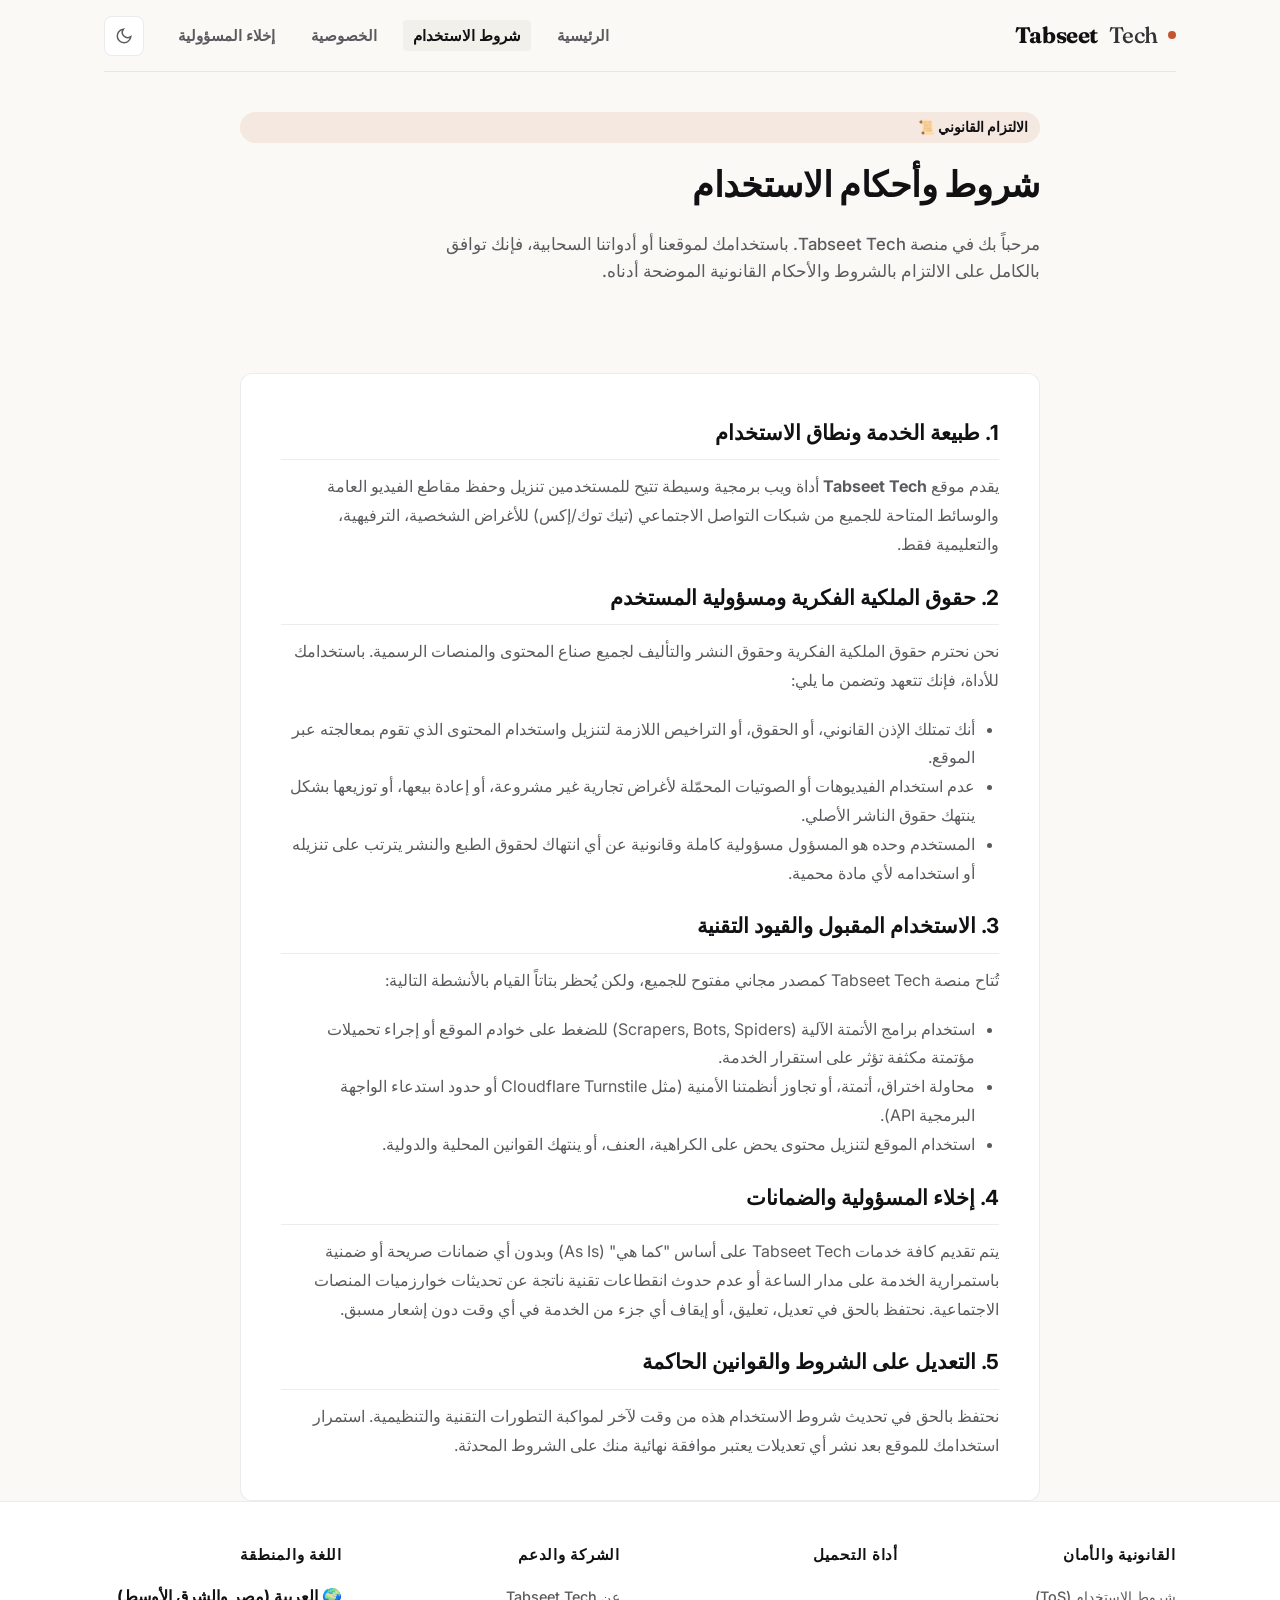
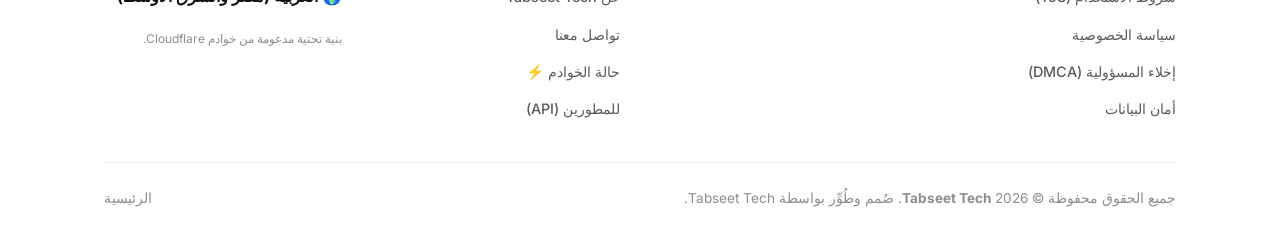
<file: tos.html>
<!DOCTYPE html>
<html lang="ar" dir="rtl" data-theme="light">
<head>
    <meta charset="UTF-8">
    <meta name="viewport" content="width=device-width, initial-scale=1.0, maximum-scale=5.0">
    <meta name="theme-color" content="#FAF9F6" id="theme-color-meta">
    <meta name="robots" content="index, follow">

    <title>شروط الاستخدام (Terms of Service) | Tabseet Tech</title>
    <meta name="description" content="شروط وأحكام استخدام منصة Tabseet Tech لتحميل مقاطع الفيديو والوسائط من شبكات التواصل الاجتماعي وحقوق الملكية الفكرية.">

    <link rel="canonical" href="https://tabseet-tech.pages.dev/tos.html">

    <link rel="preconnect" href="https://fonts.googleapis.com">
    <link rel="preconnect" href="https://fonts.gstatic.com" crossorigin>

        <link rel="icon" href="./favicon.ico" sizes="any">
    <link rel="icon" href="./favicon-48.png" sizes="48x48" type="image/png">
    <link rel="icon" href="./icon-192.png" type="image/png">
    <link rel="apple-touch-icon" href="./apple-touch-icon.png">
    <link rel="manifest" href="./manifest.json"><link rel="stylesheet" href="style.css">
</head>
<body>
    <div class="site-wrapper">
        <header class="site-header">
            <a href="/" class="brand-wordmark" aria-label="Tabseet Tech الصفحة الرئيسية" dir="ltr">
                <span>Tabseet</span><span style="font-weight: 500; opacity: 0.85; margin-left: 5px;">Tech</span>
                <span class="accent-dot" aria-hidden="true" style="margin-left: 4px;"></span>
            </a>
            <div class="header-actions">
                <nav aria-label="التنقل الرئيسي">
                    <ul class="nav-list">
                        <li><a href="/" class="nav-link">الرئيسية</a></li>
                        <li><a href="tos.html" class="nav-link active">شروط الاستخدام</a></li>
                        <li><a href="privacy.html" class="nav-link">الخصوصية</a></li>
                        <li><a href="dmca.html" class="nav-link">إخلاء المسؤولية</a></li>
                    </ul>
                </nav>
                <button type="button" id="theme-toggle-btn" class="theme-toggle" aria-label="تبديل مظهر الموقع">
                    <svg id="icon-moon" width="18" height="18" viewBox="0 0 24 24" fill="none" stroke="currentColor" stroke-width="2"><path d="M21 12.79A9 9 0 1 1 11.21 3 7 7 0 0 0 21 12.79z"></path></svg>
                    <svg id="icon-sun" class="visually-hidden" width="18" height="18" viewBox="0 0 24 24" fill="none" stroke="currentColor" stroke-width="2"><circle cx="12" cy="12" r="5"></circle><line x1="12" y1="1" x2="12" y2="3"></line><line x1="12" y1="21" x2="12" y2="23"></line><line x1="4.22" y1="4.22" x2="5.64" y2="5.64"></line><line x1="18.36" y1="18.36" x2="19.78" y2="19.78"></line><line x1="1" y1="12" x2="3" y2="12"></line><line x1="21" y1="12" x2="23" y2="12"></line><line x1="4.22" y1="19.78" x2="5.64" y2="18.36"></line><line x1="18.36" y1="5.64" x2="19.78" y2="4.22"></line></svg>
                </button>
            </div>
        </header>

        <main>
            <section class="tool-section" style="padding-bottom: var(--space-md);">
                <div class="tool-header-grid" style="max-width: 800px; margin: 0 auto; text-align: right;">
                    <span style="display: inline-block; padding: 4px 12px; background: rgba(196, 85, 47, 0.1); color: var(--accent-primary); border-radius: 99px; font-weight: 700; font-size: 0.85rem; margin-bottom: 12px;">الالتزام القانوني 📜</span>
                    <h1 class="editorial-title" style="font-size: 2.2rem; margin-bottom: 16px;">شروط وأحكام الاستخدام</h1>
                    <p class="editorial-subtitle" style="font-size: 1.05rem;">مرحباً بك في منصة Tabseet Tech. باستخدامك لموقعنا أو أدواتنا السحابية، فإنك توافق بالكامل على الالتزام بالشروط والأحكام القانونية الموضحة أدناه.</p>
                </div>
            </section>

            <section class="editorial-grid-section" style="max-width: 800px; margin: 0 auto; padding-top: 0;">
                <div class="legal-content-box" style="background: var(--bg-surface); padding: var(--space-lg); border-radius: 12px; border: 1px solid var(--border-color); color: var(--text-secondary); line-height: 1.8; font-size: 1rem;">
                    
                    <h2 style="color: var(--text-primary); font-size: 1.3rem; margin-bottom: 12px; border-bottom: 1px solid var(--border-color); padding-bottom: 8px;">1. طبيعة الخدمة ونطاق الاستخدام</h2>
                    <p style="margin-bottom: 20px;">
                        يقدم موقع <strong>Tabseet Tech</strong> أداة ويب برمجية وسيطة تتيح للمستخدمين تنزيل وحفظ مقاطع الفيديو العامة والوسائط المتاحة للجميع من شبكات التواصل الاجتماعي (تيك توك/إكس) للأغراض الشخصية، الترفيهية، والتعليمية فقط.
                    </p>

                    <h2 style="color: var(--text-primary); font-size: 1.3rem; margin-bottom: 12px; border-bottom: 1px solid var(--border-color); padding-bottom: 8px;">2. حقوق الملكية الفكرية ومسؤولية المستخدم</h2>
                    <p style="margin-bottom: 20px;">
                        نحن نحترم حقوق الملكية الفكرية وحقوق النشر والتأليف لجميع صناع المحتوى والمنصات الرسمية. باستخدامك للأداة، فإنك تتعهد وتضمن ما يلي:
                    </p>
                    <ul style="list-style-type: disc; margin-right: 24px; margin-bottom: 20px;">
                        <li>أنك تمتلك الإذن القانوني، أو الحقوق، أو التراخيص اللازمة لتنزيل واستخدام المحتوى الذي تقوم بمعالجته عبر الموقع.</li>
                        <li>عدم استخدام الفيديوهات أو الصوتيات المحمّلة لأغراض تجارية غير مشروعة، أو إعادة بيعها، أو توزيعها بشكل ينتهك حقوق الناشر الأصلي.</li>
                        <li>المستخدم وحده هو المسؤول مسؤولية كاملة وقانونية عن أي انتهاك لحقوق الطبع والنشر يترتب على تنزيله أو استخدامه لأي مادة محمية.</li>
                    </ul>

                    <h2 style="color: var(--text-primary); font-size: 1.3rem; margin-bottom: 12px; border-bottom: 1px solid var(--border-color); padding-bottom: 8px;">3. الاستخدام المقبول والقيود التقنية</h2>
                    <p style="margin-bottom: 20px;">
                        تُتاح منصة Tabseet Tech كمصدر مجاني مفتوح للجميع، ولكن يُحظر بتاتاً القيام بالأنشطة التالية:
                    </p>
                    <ul style="list-style-type: disc; margin-right: 24px; margin-bottom: 20px;">
                        <li>استخدام برامج الأتمتة الآلية (Scrapers, Bots, Spiders) للضغط على خوادم الموقع أو إجراء تحميلات مؤتمتة مكثفة تؤثر على استقرار الخدمة.</li>
                        <li>محاولة اختراق، أتمتة، أو تجاوز أنظمتنا الأمنية (مثل Cloudflare Turnstile أو حدود استدعاء الواجهة البرمجية API).</li>
                        <li>استخدام الموقع لتنزيل محتوى يحض على الكراهية، العنف، أو ينتهك القوانين المحلية والدولية.</li>
                    </ul>

                    <h2 style="color: var(--text-primary); font-size: 1.3rem; margin-bottom: 12px; border-bottom: 1px solid var(--border-color); padding-bottom: 8px;">4. إخلاء المسؤولية والضمانات</h2>
                    <p style="margin-bottom: 20px;">
                        يتم تقديم كافة خدمات Tabseet Tech على أساس "كما هي" (As Is) وبدون أي ضمانات صريحة أو ضمنية باستمرارية الخدمة على مدار الساعة أو عدم حدوث انقطاعات تقنية ناتجة عن تحديثات خوارزميات المنصات الاجتماعية. نحتفظ بالحق في تعديل، تعليق، أو إيقاف أي جزء من الخدمة في أي وقت دون إشعار مسبق.
                    </p>

                    <h2 style="color: var(--text-primary); font-size: 1.3rem; margin-bottom: 12px; border-bottom: 1px solid var(--border-color); padding-bottom: 8px;">5. التعديل على الشروط والقوانين الحاكمة</h2>
                    <p style="margin-bottom: 0;">
                        نحتفظ بالحق في تحديث شروط الاستخدام هذه من وقت لآخر لمواكبة التطورات التقنية والتنظيمية. استمرار استخدامك للموقع بعد نشر أي تعديلات يعتبر موافقة نهائية منك على الشروط المحدثة.
                    </p>
                </div>
            </section>
        </main>
    </div>

    <footer class="site-footer">
        <div class="site-wrapper">
            <div class="footer-grid">
                <div class="footer-col">
                    <h3>القانونية والأمان</h3>
                    <ul class="footer-links">
                        <li><a href="tos.html" class="active">شروط الاستخدام (ToS)</a></li>
                        <li><a href="privacy.html">سياسة الخصوصية</a></li>
                        <li><a href="dmca.html">إخلاء المسؤولية (DMCA)</a></li>
                        <li><a href="security.html">أمان البيانات</a></li>
                    </ul>
                </div>
                <div class="footer-col">
                    <h3>أداة التحميل</h3>
                    <ul class="footer-links">
                        
                                                                                            </ul>
                </div>
                <div class="footer-col">
                    <h3>الشركة والدعم</h3>
                    <ul class="footer-links">
                        <li><a href="about.html">عن Tabseet Tech</a></li>
                        <li><a href="contact.html">تواصل معنا</a></li>
                        <li><a href="status.html">حالة الخوادم ⚡</a></li>
                        <li><a href="api-docs.html">للمطورين (API)</a></li>
                    </ul>
                </div>
                <div class="footer-col">
                    <h3>اللغة والمنطقة</h3>
                    <ul class="footer-links">
                        <li><span style="color: var(--text-primary); font-weight: 700;">🌍 العربية (مصر والشرق الأوسط)</span></li>
                        <li style="margin-top: 8px; font-size: 0.75rem; color: var(--text-muted);">بنية تحتية مدعومة من خوادم Cloudflare.</li>
                    </ul>
                </div>
            </div>
            <div class="footer-bottom">
                <div>جميع الحقوق محفوظة &copy; 2026 <strong>Tabseet Tech</strong>. صُمم وطُوِّر بواسطة Tabseet Tech.</div>
                <div style="display: flex; gap: 16px;"><a href="/">الرئيسية</a></div>
            </div>
        </div>
    </footer>

    <script src="app.js" defer></script>
</body>
</html>
</file>
<file: style.css>
/* ==========================================================================
   Tabseet Tech — Ultra-Modern Swiss Editorial & Asymmetric Bento UI
   Palette: Warm Paper-White (#FAF9F6), Warm Dark (#111013), Burnt Clay (#C4552F)
   Zero Glassmorphism | Zero Neon | Pure Performance & Architectural Layout
   ========================================================================== */

@import url('https://fonts.googleapis.com/css2?family=Fraunces:opsz,wght@9..144,600;9..144,700&family=IBM+Plex+Arabic:wght@400;500;600;700&family=Inter:wght@400;500;600&display=swap');

:root {
    /* Light Mode (Warm Paper-White) */
    --bg-main: #FAF9F6;
    --bg-surface: #FFFFFF;
    --bg-subtle: #F2F0EB;
    --bg-hover: #EBE8E1;
    
    --border-color: rgba(17, 16, 19, 0.08);
    --border-strong: rgba(17, 16, 19, 0.16);
    --border-focus: #C4552F;
    
    --text-primary: #111013;
    --text-secondary: #5C5A5E;
    --text-muted: #8F8D91;
    
    /* Primary Accent: Burnt Clay / Industrial Rust */
    --accent: #C4552F;
    --accent-hover: #A84422;
    --accent-active: #8F381B;
    --accent-subtle: rgba(196, 85, 47, 0.08);
    --accent-light: rgba(196, 85, 47, 0.15);
    
    --error: #D9381E;
    --success: #2A8A4B;
    
    /* Typography Stack */
    --font-display: 'IBM Plex Arabic', 'Fraunces', serif;
    --font-sans: 'IBM Plex Arabic', 'Inter', -apple-system, BlinkMacSystemFont, sans-serif;
    
    /* Functional Shadows (Subtle elevation only, no heavy drop-shadows) */
    --elevation-1: 0 1px 3px rgba(17, 16, 19, 0.03), 0 1px 2px rgba(17, 16, 19, 0.06);
    --elevation-2: 0 4px 12px rgba(17, 16, 19, 0.05), 0 1px 2px rgba(17, 16, 19, 0.04);
    
    /* Radii & Grid Spacing */
    --radius-xs: 4px;
    --radius-sm: 8px;
    --radius-md: 12px;
    --radius-lg: 16px;
    
    --space-2xs: 0.25rem;
    --space-xs: 0.5rem;
    --space-sm: 1rem;
    --space-md: 1.5rem;
    --space-lg: 2.5rem;
    --space-xl: 4rem;
    
    /* Transitions */
    --transition-fast: 0.15s ease;
    --transition-smooth: 0.25s cubic-bezier(0.16, 1, 0.3, 1);
}

[data-theme="dark"] {
    /* Dark Mode (Near-black with warm undertone) */
    --bg-main: #111013;
    --bg-surface: #19181C;
    --bg-subtle: #232127;
    --bg-hover: #2E2B33;
    
    --border-color: rgba(250, 249, 246, 0.08);
    --border-strong: rgba(250, 249, 246, 0.16);
    
    --text-primary: #FAF9F6;
    --text-secondary: #A8A6AA;
    --text-muted: #6E6C70;
    
    --elevation-1: 0 1px 3px rgba(0, 0, 0, 0.2);
    --elevation-2: 0 6px 16px rgba(0, 0, 0, 0.3);
}

/* ==========================================================================
   Base & Reset
   ========================================================================== */
*, *::before, *::after {
    box-sizing: border-box;
    margin: 0;
    padding: 0;
}

body {
    font-family: var(--font-sans);
    background-color: var(--bg-main);
    color: var(--text-primary);
    line-height: 1.7;
    min-height: 100vh;
    display: flex;
    flex-direction: column;
    -webkit-font-smoothing: antialiased;
    -moz-osx-font-smoothing: grayscale;
    transition: background-color var(--transition-smooth), color var(--transition-smooth);
    overflow-x: hidden;
    overflow-wrap: break-word;
    word-wrap: break-word;
}

a {
    color: inherit;
    text-decoration: none;
}

button, input {
    font-family: inherit;
    border: none;
    outline: none;
    background: none;
}

button {
    cursor: pointer;
}

.visually-hidden {
    position: absolute; width: 1px; height: 1px; padding: 0; margin: -1px;
    overflow: hidden; clip: rect(0, 0, 0, 0); border: 0;
}

/* ==========================================================================
   Layout Wrapper (Mobile-First Responsive Container)
   ========================================================================== */
.site-wrapper {
    width: 100%;
    max-width: 1120px;
    margin: 0 auto;
    padding: 0 var(--space-md);
    flex: 1;
    display: flex;
    flex-direction: column;
}

@media (max-width: 480px) {
    .site-wrapper {
        padding: 0 var(--space-sm);
    }
}

/* ==========================================================================
   1. Header (Minimal Wordmark & Clean Nav)
   ========================================================================== */
.site-header {
    display: flex;
    align-items: center;
    justify-content: space-between;
    height: 72px;
    border-bottom: 1px solid var(--border-color);
    margin-bottom: var(--space-lg);
}

/* Force LTR direction so "Tabseet Tech" never gets reversed in RTL pages */
.brand-wordmark {
    font-family: 'Fraunces', var(--font-sans);
    font-size: 1.4rem;
    font-weight: 700;
    letter-spacing: -0.02em;
    color: var(--text-primary);
    display: inline-flex;
    align-items: center;
    gap: 6px;
    direction: ltr !important;
    unicode-bidi: isolate !important;
}

.brand-wordmark .accent-dot {
    width: 8px;
    height: 8px;
    background-color: var(--accent);
    border-radius: 50%;
    display: inline-block;
}

.header-actions {
    display: flex;
    align-items: center;
    gap: var(--space-md);
}

.nav-list {
    display: flex;
    list-style: none;
    gap: var(--space-sm);
}

.nav-link {
    font-size: 0.95rem;
    font-weight: 600;
    color: var(--text-secondary);
    padding: 6px 10px;
    border-radius: var(--radius-xs);
    transition: color var(--transition-fast), background-color var(--transition-fast);
}

.nav-link:hover, .nav-link.active {
    color: var(--text-primary);
    background-color: var(--bg-subtle);
}

.theme-toggle {
    width: 40px;
    height: 40px;
    display: flex;
    align-items: center;
    justify-content: center;
    border-radius: var(--radius-sm);
    color: var(--text-secondary);
    border: 1px solid var(--border-color);
    background-color: var(--bg-surface);
    transition: all var(--transition-fast);
}

.theme-toggle:hover {
    color: var(--text-primary);
    border-color: var(--border-strong);
    background-color: var(--bg-subtle);
}

@media (max-width: 640px) {
    .nav-list { display: none; } /* Hide text nav on mobile to keep focus clean & lightning fast */
}

/* ==========================================================================
   2. Tool Section (Tool-First Asymmetric Hero)
   ========================================================================== */
.tool-section {
    margin-bottom: var(--space-xl);
}

.tool-header-grid {
    display: grid;
    grid-template-columns: 1fr;
    gap: var(--space-xs);
    margin-bottom: var(--space-md);
    max-width: 760px;
}

.editorial-title {
    font-family: var(--font-display);
    font-size: clamp(1.9rem, 5vw, 3.2rem);
    font-weight: 700;
    line-height: 1.25;
    letter-spacing: -0.01em;
    color: var(--text-primary);
}

.editorial-subtitle {
    font-size: clamp(1rem, 2.2vw, 1.15rem);
    color: var(--text-secondary);
    font-weight: 500;
    line-height: 1.6;
    max-width: 620px;
}

/* Tool Interface Bar */
.tool-interface-card {
    background: var(--bg-surface);
    border: 1px solid var(--border-color);
    border-radius: var(--radius-lg);
    padding: var(--space-sm);
    box-shadow: var(--elevation-2);
    transition: border-color var(--transition-smooth), box-shadow var(--transition-smooth);
}

.tool-interface-card:focus-within {
    border-color: var(--border-focus);
    box-shadow: 0 0 0 3px var(--accent-subtle), var(--elevation-2);
}

.url-input-group {
    display: flex;
    gap: var(--space-xs);
    align-items: center;
}

@media (max-width: 520px) {
    .url-input-group {
        flex-direction: column;
        align-items: stretch;
    }
}

.url-input-wrapper {
    flex: 1;
    position: relative;
    display: flex;
    align-items: center;
}

.input-icon {
    position: absolute;
    right: 16px;
    color: var(--text-muted);
    pointer-events: none;
}

.url-input {
    width: 100%;
    height: 56px;
    padding-right: 48px;
    padding-left: 16px;
    font-size: 1.05rem;
    color: var(--text-primary);
    background: transparent;
}

.url-input::placeholder {
    color: var(--text-muted);
    font-size: 0.95rem;
}

.btn-fetch {
    height: 56px;
    padding: 0 var(--space-lg);
    background-color: var(--accent);
    color: #FFFFFF;
    font-weight: 700;
    font-size: 1.05rem;
    border-radius: var(--radius-md);
    display: inline-flex;
    align-items: center;
    justify-content: center;
    gap: 8px;
    transition: background-color var(--transition-fast), transform var(--transition-fast);
    white-space: nowrap;
    box-shadow: 0 4px 12px var(--accent-light);
}

.btn-fetch:hover {
    background-color: var(--accent-hover);
    box-shadow: 0 6px 16px var(--accent-light);
}

.btn-fetch:active {
    background-color: var(--accent-active);
    transform: scale(0.98);
}

.btn-fetch:disabled {
    opacity: 0.6;
    cursor: not-allowed;
}

/* Subtle Monochrome Platform Marks */
.platform-marks {
    display: flex;
    align-items: center;
    gap: var(--space-md);
    margin-top: var(--space-sm);
    padding: 0 var(--space-xs);
    flex-wrap: wrap;
}

.platform-marks-label {
    font-size: 0.8rem;
    color: var(--text-muted);
    font-weight: 700;
}

.mark-list {
    display: flex;
    align-items: center;
    gap: var(--space-sm);
    flex-wrap: wrap;
}

.mark-item {
    display: flex;
    align-items: center;
    gap: 6px;
    color: var(--text-secondary);
    font-size: 0.9rem;
    font-weight: 600;
    opacity: 0.8;
    transition: opacity var(--transition-fast), color var(--transition-fast);
}

.mark-item:hover {
    opacity: 1;
    color: var(--text-primary);
}

/* ==========================================================================
   3. Dynamic Interaction States & Asymmetric Bento Results
   ========================================================================== */
.interaction-area {
    min-height: 20px;
    margin-top: var(--space-md);
}

.state-panel {
    display: none;
    animation: fadeIn 0.3s var(--transition-smooth);
}
.state-panel.active {
    display: block;
}

@keyframes fadeIn {
    from { opacity: 0; transform: translateY(8px); }
    to { opacity: 1; transform: translateY(0); }
}

/* Loading Skeleton / Spinner State */
.loading-card {
    background: var(--bg-surface);
    border: 1px solid var(--border-color);
    border-radius: var(--radius-lg);
    padding: var(--space-md);
    display: flex;
    align-items: center;
    gap: var(--space-sm);
    box-shadow: var(--elevation-1);
}

.spinner-svg {
    animation: rotate 1s linear infinite;
    color: var(--accent);
}

@keyframes rotate {
    to { transform: rotate(360deg); }
}

.loading-text {
    font-size: 1rem;
    font-weight: 600;
    color: var(--text-secondary);
}

/* Error State */
.error-card {
    background: var(--bg-surface);
    border-right: 4px solid var(--error);
    border-top: 1px solid var(--border-color);
    border-bottom: 1px solid var(--border-color);
    border-left: 1px solid var(--border-color);
    border-radius: var(--radius-md);
    padding: var(--space-sm) var(--space-md);
    display: flex;
    align-items: center;
    justify-content: space-between;
    gap: var(--space-sm);
    flex-wrap: wrap;
}

.error-content {
    display: flex;
    align-items: center;
    gap: var(--space-sm);
    color: var(--error);
    font-weight: 600;
    font-size: 0.95rem;
}

.btn-retry {
    font-size: 0.9rem;
    font-weight: 700;
    color: var(--text-primary);
    padding: 8px 16px;
    background: var(--bg-subtle);
    border-radius: var(--radius-xs);
    transition: background var(--transition-fast);
}
.btn-retry:hover { background: var(--bg-hover); }

/* Asymmetric Bento Results Grid */
.bento-results-grid {
    display: grid;
    grid-template-columns: repeat(12, 1fr);
    gap: var(--space-sm);
}

@media (max-width: 820px) {
    .bento-results-grid {
        display: flex;
        flex-direction: column;
        gap: var(--space-md);
    }
}

/* Bento Block 1: Video Metadata (Span 7) */
.bento-block-meta {
    grid-column: span 7;
    background: var(--bg-surface);
    border: 1px solid var(--border-color);
    border-radius: var(--radius-lg);
    padding: var(--space-sm);
    display: flex;
    gap: var(--space-sm);
    box-shadow: var(--elevation-1);
}

@media (max-width: 820px) {
    .bento-block-meta { grid-column: span 1; }
}

@media (max-width: 480px) {
    .bento-block-meta { 
        flex-direction: column; 
        text-align: center;
        align-items: center;
    }
}

.thumb-wrapper {
    width: 140px;
    height: 100px;
    border-radius: var(--radius-md);
    overflow: hidden;
    background: var(--bg-subtle);
    flex-shrink: 0;
    position: relative;
    display: flex;
    align-items: center;
    justify-content: center;
}

@media (max-width: 480px) {
    .thumb-wrapper { width: 100%; height: 140px; }
}

.thumb-placeholder {
    color: var(--text-muted);
    display: flex;
    flex-direction: column;
    align-items: center;
    gap: 4px;
    font-size: 0.8rem;
    font-weight: 600;
}

.duration-badge {
    position: absolute;
    bottom: 6px;
    left: 6px;
    background: rgba(17, 16, 19, 0.85);
    color: #FAF9F6;
    font-size: 0.75rem;
    font-weight: 700;
    padding: 2px 8px;
    border-radius: var(--radius-xs);
    direction: ltr;
}

.meta-info {
    display: flex;
    flex-direction: column;
    justify-content: space-between;
    flex: 1;
}

.video-title {
    font-size: 1.05rem;
    font-weight: 700;
    color: var(--text-primary);
    line-height: 1.45;
    display: -webkit-box;
    -webkit-line-clamp: 2;
    -webkit-box-orient: vertical;
    overflow: hidden;
    word-break: break-word;
    overflow-wrap: anywhere;
}

.video-source-tag {
    display: inline-flex;
    align-items: center;
    gap: 6px;
    font-size: 0.85rem;
    font-weight: 600;
    color: var(--text-secondary);
    background: var(--bg-subtle);
    padding: 4px 12px;
    border-radius: 99px;
    align-self: flex-start;
}

@media (max-width: 480px) {
    .video-source-tag {
        align-self: center;
    }
}

/* Bento Block 2: Quality Segmented Control (Span 5) */
.bento-block-format {
    grid-column: span 5;
    background: var(--bg-surface);
    border: 1px solid var(--border-color);
    border-radius: var(--radius-lg);
    padding: var(--space-sm);
    display: flex;
    flex-direction: column;
    justify-content: space-between;
    box-shadow: var(--elevation-1);
}

@media (max-width: 820px) {
    .bento-block-format { grid-column: span 1; }
}

.format-label {
    font-size: 0.9rem;
    font-weight: 700;
    color: var(--text-secondary);
    margin-bottom: var(--space-xs);
}

.segmented-control {
    display: grid;
    grid-template-columns: repeat(3, 1fr);
    background: var(--bg-subtle);
    padding: 4px;
    border-radius: var(--radius-md);
    gap: 4px;
}

.segment-btn {
    padding: 10px 4px;
    font-size: 0.85rem;
    font-weight: 700;
    color: var(--text-secondary);
    border-radius: var(--radius-sm);
    text-align: center;
    transition: all var(--transition-fast);
}

.segment-btn:hover {
    color: var(--text-primary);
}

.segment-btn.active {
    background: var(--bg-surface);
    color: var(--text-primary);
    box-shadow: var(--elevation-1);
}

/* Bento Block 3: Action & QR Handoff (Span 12) */
.bento-block-action {
    grid-column: span 12;
    background: var(--bg-surface);
    border: 1px solid var(--border-color);
    border-radius: var(--radius-lg);
    padding: var(--space-sm) var(--space-md);
    display: flex;
    align-items: center;
    justify-content: space-between;
    gap: var(--space-md);
    box-shadow: var(--elevation-1);
}

@media (max-width: 640px) {
    .bento-block-action { flex-direction: column; align-items: stretch; }
}

.action-main {
    flex: 1;
}

.btn-download-primary {
    width: 100%;
    height: 56px;
    background: var(--accent);
    color: #FFFFFF;
    font-size: 1.1rem;
    font-weight: 700;
    border-radius: var(--radius-md);
    display: flex;
    align-items: center;
    justify-content: center;
    gap: 10px;
    transition: all var(--transition-fast);
    box-shadow: 0 4px 14px var(--accent-light);
}

.btn-download-primary:hover {
    background: var(--accent-hover);
    transform: translateY(-2px);
    box-shadow: 0 6px 20px var(--accent-light);
}

.btn-download-primary:active {
    transform: translateY(0);
}

.qr-handoff-box {
    display: flex;
    align-items: center;
    gap: var(--space-sm);
    padding-right: var(--space-md);
    border-right: 1px solid var(--border-color);
}

@media (max-width: 640px) {
    .qr-handoff-box {
        border-right: none;
        border-top: 1px solid var(--border-color);
        padding-right: 0;
        padding-top: var(--space-sm);
        justify-content: center;
    }
}

.qr-code-svg {
    width: 48px;
    height: 48px;
    background: var(--bg-subtle);
    padding: 4px;
    border-radius: var(--radius-xs);
    color: var(--text-primary);
}

.qr-text {
    font-size: 0.85rem;
    color: var(--text-secondary);
    line-height: 1.4;
    max-width: 140px;
}

.qr-text strong {
    color: var(--text-primary);
    display: block;
    font-weight: 700;
}

/* ==========================================================================
   4. SEO & Features Section (Functional Asymmetric Editorial Grid)
   ========================================================================== */
.editorial-grid-section {
    margin-bottom: var(--space-xl);
}

.section-heading-minimal {
    font-family: var(--font-display);
    font-size: 1.75rem;
    font-weight: 700;
    color: var(--text-primary);
    margin-bottom: var(--space-md);
    padding-bottom: var(--space-xs);
    border-bottom: 2px solid var(--text-primary);
    display: inline-block;
}

.editorial-grid {
    display: grid;
    grid-template-columns: repeat(12, 1fr);
    gap: var(--space-md);
}

@media (max-width: 820px) {
    .editorial-grid { grid-template-columns: 1fr; }
}

/* How It Works (Span 7) */
.seo-block-steps {
    grid-column: span 7;
    background: var(--bg-surface);
    border: 1px solid var(--border-color);
    border-radius: var(--radius-lg);
    padding: var(--space-md);
}

@media (max-width: 820px) {
    .seo-block-steps { grid-column: span 1; }
}

.step-list {
    display: flex;
    flex-direction: column;
    gap: var(--space-md);
    margin-top: var(--space-sm);
}

.step-item {
    display: flex;
    gap: var(--space-sm);
    align-items: flex-start;
}

.step-number {
    font-family: var(--font-display);
    font-size: 1.6rem;
    font-weight: 700;
    color: var(--accent);
    line-height: 1;
    min-width: 32px;
    flex-shrink: 0;
    white-space: nowrap;
    direction: ltr;
}

.step-content h3 {
    font-size: 1.1rem;
    font-weight: 700;
    color: var(--text-primary);
    margin-bottom: 6px;
}

.step-content p {
    font-size: 0.95rem;
    color: var(--text-secondary);
    line-height: 1.6;
}

/* Supported Platforms List (Span 5) */
.seo-block-platforms {
    grid-column: span 5;
    background: var(--bg-surface);
    border: 1px solid var(--border-color);
    border-radius: var(--radius-lg);
    padding: var(--space-md);
    display: flex;
    flex-direction: column;
}

@media (max-width: 820px) {
    .seo-block-platforms { grid-column: span 1; }
}

.platform-detail-list {
    list-style: none;
    display: flex;
    flex-direction: column;
    gap: var(--space-sm);
    margin-top: var(--space-sm);
}

.platform-detail-item {
    display: flex;
    align-items: center;
    justify-content: space-between;
    padding-bottom: var(--space-xs);
    border-bottom: 1px solid var(--border-color);
    gap: 8px;
}

.platform-detail-item:last-child {
    border-bottom: none;
}

.platform-name {
    display: flex;
    align-items: center;
    gap: 8px;
    font-weight: 700;
    font-size: 0.95rem;
    color: var(--text-primary);
}

.platform-tag {
    font-size: 0.8rem;
    font-weight: 600;
    background: var(--bg-subtle);
    color: var(--text-secondary);
    padding: 4px 10px;
    border-radius: var(--radius-xs);
    white-space: nowrap;
}

/* FAQ Accordion (Span 12) */
.seo-block-faq {
    grid-column: span 12;
    background: var(--bg-surface);
    border: 1px solid var(--border-color);
    border-radius: var(--radius-lg);
    padding: var(--space-md);
}

.faq-accordion {
    display: flex;
    flex-direction: column;
    margin-top: var(--space-sm);
}

.faq-item {
    border-bottom: 1px solid var(--border-color);
}

.faq-item:last-child {
    border-bottom: none;
}

.faq-question {
    width: 100%;
    display: flex;
    align-items: center;
    justify-content: space-between;
    padding: var(--space-sm) 0;
    font-size: 1.05rem;
    font-weight: 700;
    color: var(--text-primary);
    text-align: right;
    cursor: pointer;
}

.faq-question:hover {
    color: var(--accent);
}

.faq-icon {
    transition: transform var(--transition-smooth);
    color: var(--text-muted);
}

.faq-item.open .faq-icon {
    transform: rotate(180deg);
    color: var(--accent);
}

.faq-answer {
    max-height: 0;
    overflow: hidden;
    transition: max-height var(--transition-smooth), padding var(--transition-smooth);
    color: var(--text-secondary);
    font-size: 0.95rem;
    line-height: 1.7;
}

.faq-item.open .faq-answer {
    max-height: 250px;
    padding-bottom: var(--space-sm);
}

/* ==========================================================================
   5. Footer (4-Column Editorial Layout)
   ========================================================================== */
.site-footer {
    border-top: 1px solid var(--border-color);
    padding: var(--space-lg) 0;
    margin-top: auto;
    background: var(--bg-surface);
}

.footer-grid {
    display: grid;
    grid-template-columns: repeat(4, 1fr);
    gap: var(--space-lg);
    margin-bottom: var(--space-lg);
}

@media (max-width: 768px) {
    .footer-grid {
        grid-template-columns: repeat(2, 1fr);
        gap: var(--space-md);
    }
}

@media (max-width: 480px) {
    .footer-grid {
        grid-template-columns: 1fr;
    }
}

.footer-col h3, .footer-col h4 {
    font-size: 0.95rem;
    font-weight: 700;
    color: var(--text-primary);
    margin-bottom: var(--space-sm);
    text-transform: uppercase;
    letter-spacing: 0.05em;
}

.footer-links {
    list-style: none;
    display: flex;
    flex-direction: column;
    gap: 10px;
}

.footer-links a {
    font-size: 0.9rem;
    color: var(--text-secondary);
    transition: color var(--transition-fast);
    font-weight: 500;
}

.footer-links a:hover {
    color: var(--accent);
}

.footer-bottom {
    display: flex;
    align-items: center;
    justify-content: space-between;
    padding-top: var(--space-md);
    border-top: 1px solid var(--border-color);
    font-size: 0.85rem;
    color: var(--text-muted);
}

@media (max-width: 520px) {
    .footer-bottom { flex-direction: column; gap: 10px; text-align: center; }
}

/* ==========================================================================
   Performance / Accessibility
   ========================================================================== */
@media (prefers-reduced-motion: reduce) {
    *, *::before, *::after {
        animation-duration: 0.01ms !important;
        animation-iteration-count: 1 !important;
        transition-duration: 0.01ms !important;
        scroll-behavior: auto !important;
    }
}

/* ==========================================================================
   PWA Smart Install Floating Banner (2026 Mobile-First Editorial)
   ========================================================================== */
.pwa-toast-panel {
    position: fixed;
    bottom: 24px;
    right: 24px;
    z-index: 9999;
    background: #0A0A0A;
    border: 1px solid rgba(16, 185, 129, 0.4);
    box-shadow: 0 16px 40px rgba(0, 0, 0, 0.45), 0 0 0 1px rgba(255, 255, 255, 0.05);
    border-radius: 16px;
    padding: 16px 20px;
    display: flex;
    align-items: center;
    justify-content: space-between;
    gap: 20px;
    max-width: 440px;
    width: calc(100% - 48px);
    transform: translateY(120%);
    opacity: 0;
    transition: transform 0.45s cubic-bezier(0.16, 1, 0.3, 1), opacity 0.35s ease;
    pointer-events: none;
}

.pwa-toast-panel.show {
    transform: translateY(0);
    opacity: 1;
    pointer-events: auto;
}

.pwa-toast-content {
    display: flex;
    align-items: center;
    gap: 14px;
}

.pwa-toast-icon {
    font-size: 1.8rem;
    flex-shrink: 0;
    background: rgba(16, 185, 129, 0.12);
    width: 46px;
    height: 46px;
    border-radius: 12px;
    display: flex;
    align-items: center;
    justify-content: center;
}

.pwa-toast-text {
    display: flex;
    flex-direction: column;
    gap: 3px;
}

.pwa-toast-text strong {
    font-size: 0.95rem;
    font-weight: 700;
    color: #F8FAFC;
}

.pwa-toast-text span {
    font-size: 0.8rem;
    color: #94A3B8;
    line-height: 1.35;
}

.pwa-toast-actions {
    display: flex;
    align-items: center;
    gap: 8px;
    flex-shrink: 0;
}

.btn-pwa-install {
    background: #10B981;
    color: #000000;
    font-weight: 700;
    font-size: 0.85rem;
    padding: 8px 16px;
    border-radius: 8px;
    border: none;
    cursor: pointer;
    transition: background 0.2s ease, transform 0.1s ease;
}

.btn-pwa-install:hover {
    background: #059669;
    color: #FFFFFF;
}

.btn-pwa-install:active {
    transform: scale(0.97);
}

.btn-pwa-dismiss {
    background: transparent;
    color: #64748B;
    border: none;
    font-size: 1.4rem;
    line-height: 1;
    padding: 4px 8px;
    cursor: pointer;
    border-radius: 6px;
    transition: color 0.2s ease, background 0.2s ease;
}

.btn-pwa-dismiss:hover {
    color: #F8FAFC;
    background: rgba(255, 255, 255, 0.08);
}

@media (max-width: 520px) {
    .pwa-toast-panel {
        bottom: 16px;
        right: 16px;
        left: 16px;
        width: calc(100% - 32px);
        flex-direction: column;
        align-items: stretch;
        gap: 12px;
        padding: 16px;
    }
    
    .pwa-toast-actions {
        justify-content: flex-end;
        border-top: 1px solid rgba(255, 255, 255, 0.06);
        padding-top: 10px;
    }
}
</file>
